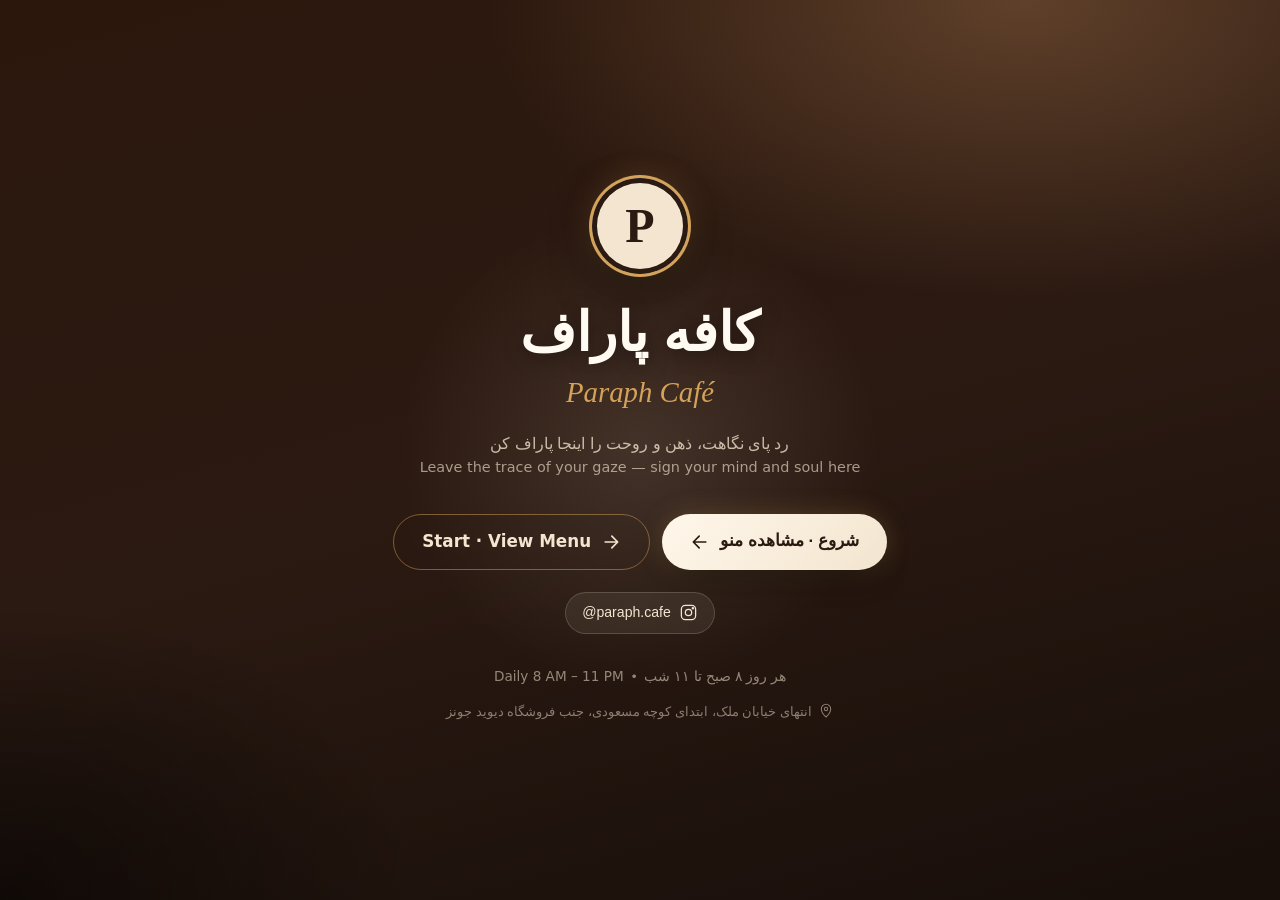
<file: index.html>
<!DOCTYPE html>
<html lang="fa" dir="rtl">
<head>
    <meta charset="UTF-8">
    <meta http-equiv="Content-Security-Policy" content="default-src 'none'; script-src 'self'; style-src 'self' 'unsafe-inline' https://fonts.googleapis.com; font-src https://fonts.gstatic.com; img-src 'self' data:; connect-src 'self'; base-uri 'none'; form-action 'none'">
    <meta name="referrer" content="same-origin">
    <meta name="viewport" content="width=device-width, initial-scale=1, viewport-fit=cover">
    <title>کافه پاراف · Paraph Café</title>
    <meta name="description" content="">
    <meta name="theme-color" content="#2b1a12">
    <link rel="icon" href="assets/img/favicon.svg" type="image/svg+xml">
    <link rel="preconnect" href="https://fonts.googleapis.com">
    <link rel="preconnect" href="https://fonts.gstatic.com" crossorigin>
    <link id="fonts" href="https://fonts.googleapis.com/css2?family=Vazirmatn:wght@300;400;500;700;800&family=Playfair+Display:ital,wght@0,600;0,700;1,500&family=Inter:wght@400;500;600&display=swap" rel="stylesheet" media="print">
    <noscript><link href="https://fonts.googleapis.com/css2?family=Vazirmatn:wght@300;400;500;700;800&family=Playfair+Display:ital,wght@0,600;0,700;1,500&family=Inter:wght@400;500;600&display=swap" rel="stylesheet"></noscript>
    <link rel="stylesheet" href="assets/css/style.css?v=9">
    <style id="themeColors"></style>
    <script src="assets/js/boot.js?v=6"></script>
</head>
<body class="welcome-body" data-page="welcome">
    <noscript><p style="padding:40px 16px;text-align:center">برای مشاهده منو جاوااسکریپت را فعال کنید · Please enable JavaScript to view the menu.</p></noscript>
    <script src="assets/js/site.js?v=11" defer></script>
</body>
</html>
</file>
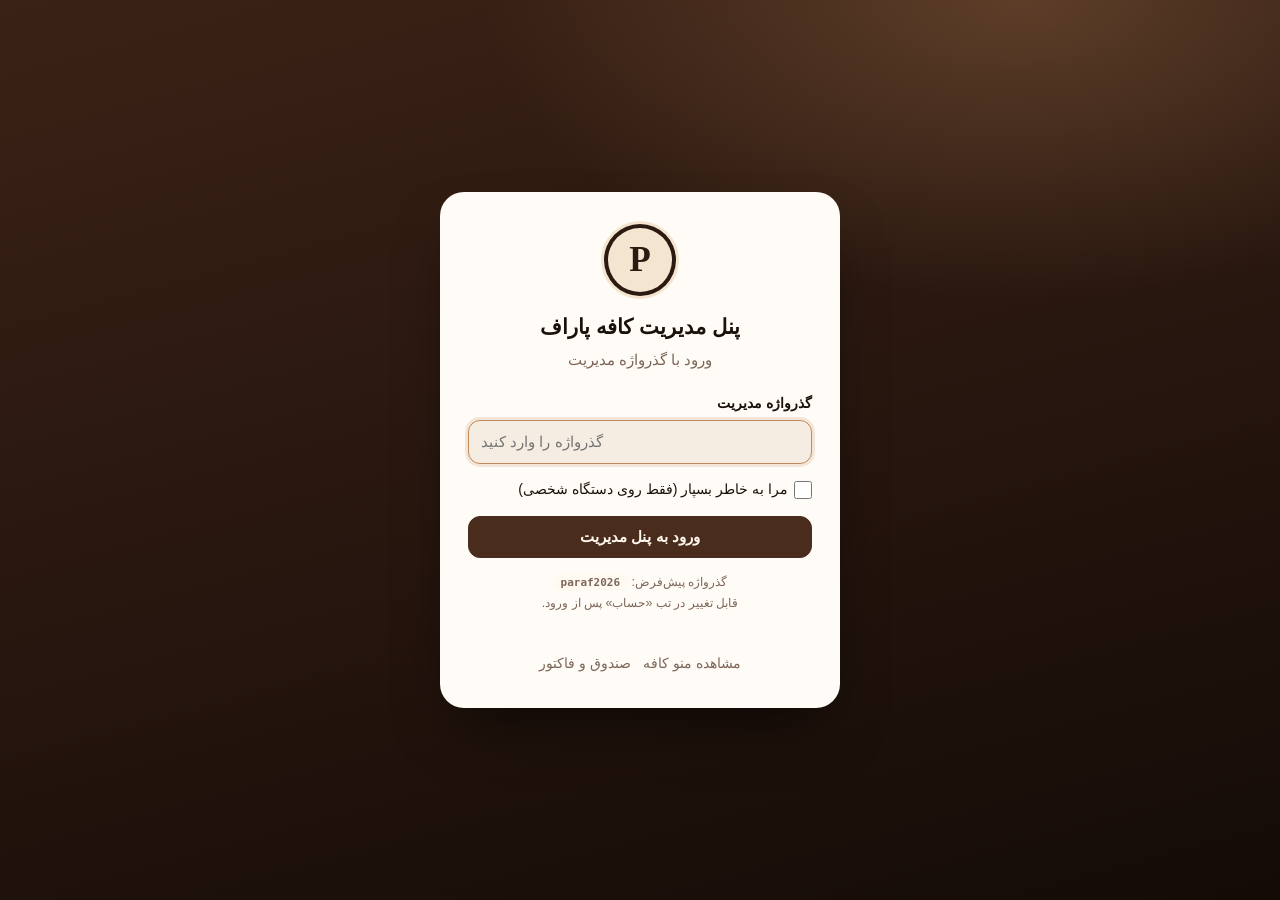
<file: admin/index.html>
<!DOCTYPE html>
<html lang="fa" dir="rtl">
<head>
    <meta charset="UTF-8">
    <meta http-equiv="Content-Security-Policy" content="default-src 'none'; script-src 'self'; style-src 'self' 'unsafe-inline' https://fonts.googleapis.com; font-src https://fonts.gstatic.com; img-src 'self' data:; connect-src 'self' https://api.github.com; base-uri 'none'; form-action 'none'">
    <meta name="viewport" content="width=device-width, initial-scale=1">
    <meta name="robots" content="noindex, nofollow">
    <meta name="referrer" content="no-referrer">
    <title>پنل مدیریت آنلاین — کافه پاراف</title>
    <link rel="icon" href="../assets/img/favicon.svg" type="image/svg+xml">
    <link rel="preconnect" href="https://fonts.googleapis.com">
    <link rel="preconnect" href="https://fonts.gstatic.com" crossorigin>
    <link href="https://fonts.googleapis.com/css2?family=Vazirmatn:wght@400;500;600;700;800&display=swap" rel="stylesheet">
    <link rel="stylesheet" href="../assets/css/admin.css?v=5">
    <style>
        .gh-top { position: sticky; top: 0; z-index: 30; background: var(--choco-deep); color: var(--cream); box-shadow: 0 8px 24px -16px rgba(0, 0, 0, .6); }
        .gh-top__in { max-width: 1150px; margin: 0 auto; padding: 10px 16px; display: flex; align-items: center; gap: 14px; flex-wrap: wrap; }
        .gh-top__in + .gh-top__in { padding-top: 0; }
        .gh-brand { display: flex; align-items: center; gap: 10px; }
        .gh-brand strong { display: block; font-size: .95rem; }
        .gh-brand small { color: var(--caramel); font-size: .75rem; }
        .tabs { display: flex; gap: 4px; padding: 4px; border-radius: 999px; background: rgba(243, 229, 207, .1); margin-inline-start: auto; }
        .tab { border: 0; background: none; color: rgba(243, 229, 207, .75); font: inherit; font-weight: 600; padding: 6px 16px; border-radius: 999px; cursor: pointer; }
        .tab.is-active { background: var(--cream); color: var(--choco-deep); }
        .gh-actions { display: flex; gap: 8px; align-items: center; }
        .gh-actions .btn:not(.btn--primary) { background: transparent; color: var(--cream); border-color: rgba(243, 229, 207, .3); }
        .gh-actions .btn--primary { background: var(--caramel); border-color: var(--caramel); color: #1a0f0a; }
        .gh-actions .btn--primary:disabled { opacity: .55; cursor: default; filter: none; }
        .status { font-size: .88rem; min-height: 0; }
        .status:empty { display: none; }
        .status--ok { color: #9fe0af; font-weight: 700; }
        .status--err { color: #ffb4ab; font-weight: 700; }
        .gh-wrap { max-width: 1150px; margin: 0 auto; padding: 20px 16px 80px; }
        .add-item { margin-top: 10px; }
        .is-invalid, .is-invalid input { border-color: var(--err) !important; background: rgba(190, 50, 40, .08); }
        .loading { text-align: center; padding: 80px 16px; color: var(--muted); }
        .help { margin-top: 18px; text-align: start; font-size: .88rem; }
        .help summary { cursor: pointer; color: var(--caramel); font-weight: 600; }
        .help ol { padding-inline-start: 20px; line-height: 1.9; }
        .help a { color: var(--caramel); word-break: break-all; }
        .auth__box p a { color: var(--caramel); font-weight: 600; text-decoration: underline; text-underline-offset: 3px; }
        .account hr { border: 0; border-top: 1px dashed var(--line); margin: 4px 0; }
        @media (max-width: 760px) { .tabs { margin-inline-start: 0; order: 3; width: 100%; justify-content: center; } }
    </style>
</head>
<body>
    <div id="app"><p class="loading">در حال بارگذاری…</p></div>
    <noscript><p style="padding:40px 16px;text-align:center">برای استفاده از پنل مدیریت، جاوااسکریپت را فعال کنید.</p></noscript>
    <script src="../assets/js/admin.js?v=9" defer></script>
</body>
</html>
</file>
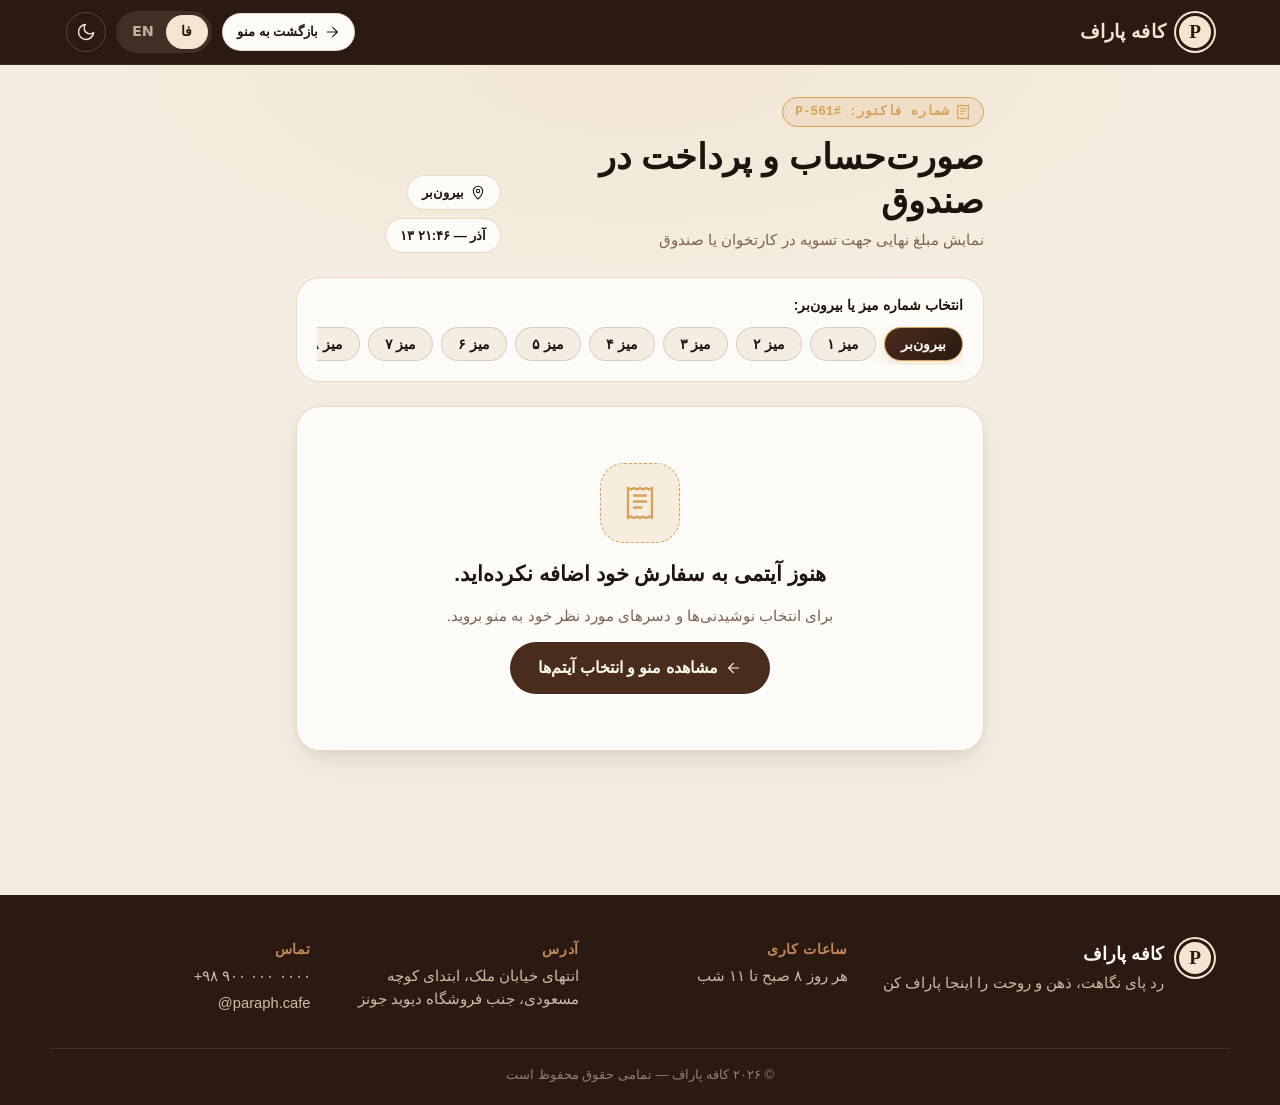
<file: counter.html>
<!DOCTYPE html>
<html lang="fa" dir="rtl">
<head>
    <meta charset="UTF-8">
    <meta http-equiv="Content-Security-Policy" content="default-src 'none'; script-src 'self'; style-src 'self' 'unsafe-inline' https://fonts.googleapis.com; font-src https://fonts.gstatic.com; img-src 'self' data:; connect-src 'self'; base-uri 'none'; form-action 'none'">
    <meta name="referrer" content="same-origin">
    <meta name="viewport" content="width=device-width, initial-scale=1, viewport-fit=cover">
    <title>کافه پاراف — صورت‌حساب صندوق</title>
    <meta name="description" content="صورت‌حساب و مبلغ قابل پرداخت در صندوق کافه پاراف">
    <meta name="theme-color" content="#1d1009">
    <link rel="icon" href="assets/img/favicon.svg" type="image/svg+xml">
    <link rel="preconnect" href="https://fonts.googleapis.com">
    <link rel="preconnect" href="https://fonts.gstatic.com" crossorigin>
    <link id="fonts" href="https://fonts.googleapis.com/css2?family=Vazirmatn:wght@300;400;500;700;800&family=Playfair+Display:ital,wght@0,600;0,700;1,500&family=Inter:wght@400;500;600&display=swap" rel="stylesheet" media="print">
    <noscript><link href="https://fonts.googleapis.com/css2?family=Vazirmatn:wght@300;400;500;700;800&family=Playfair+Display:ital,wght@0,600;0,700;1,500&family=Inter:wght@400;500;600&display=swap" rel="stylesheet"></noscript>
    <link rel="stylesheet" href="assets/css/style.css?v=9">
    <style id="themeColors"></style>
    <script src="assets/js/boot.js?v=6"></script>
</head>
<body data-page="counter">
    <noscript><p style="padding:40px 16px;text-align:center">برای مشاهده صورت‌حساب جاوااسکریپت را فعال کنید · Please enable JavaScript to view the counter bill.</p></noscript>
    <script src="assets/js/site.js?v=11" defer></script>
</body>
</html>
</file>
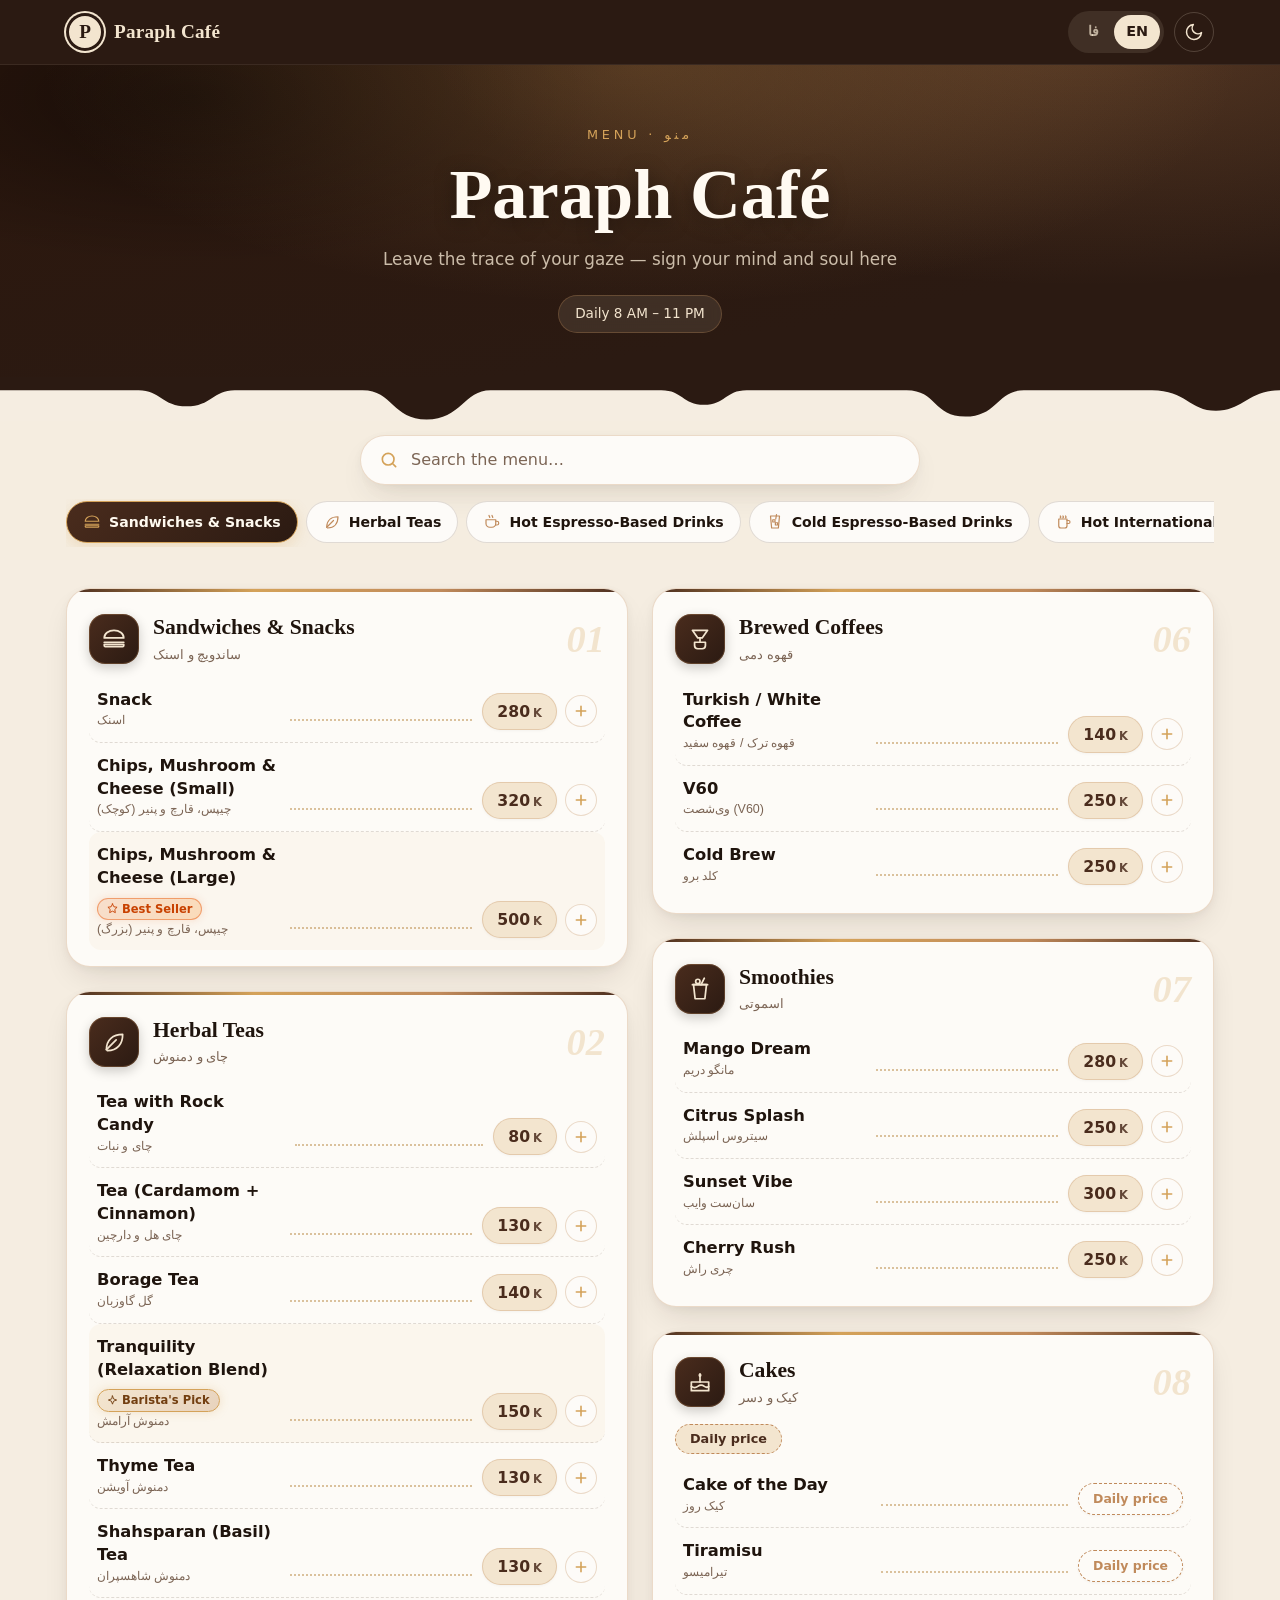
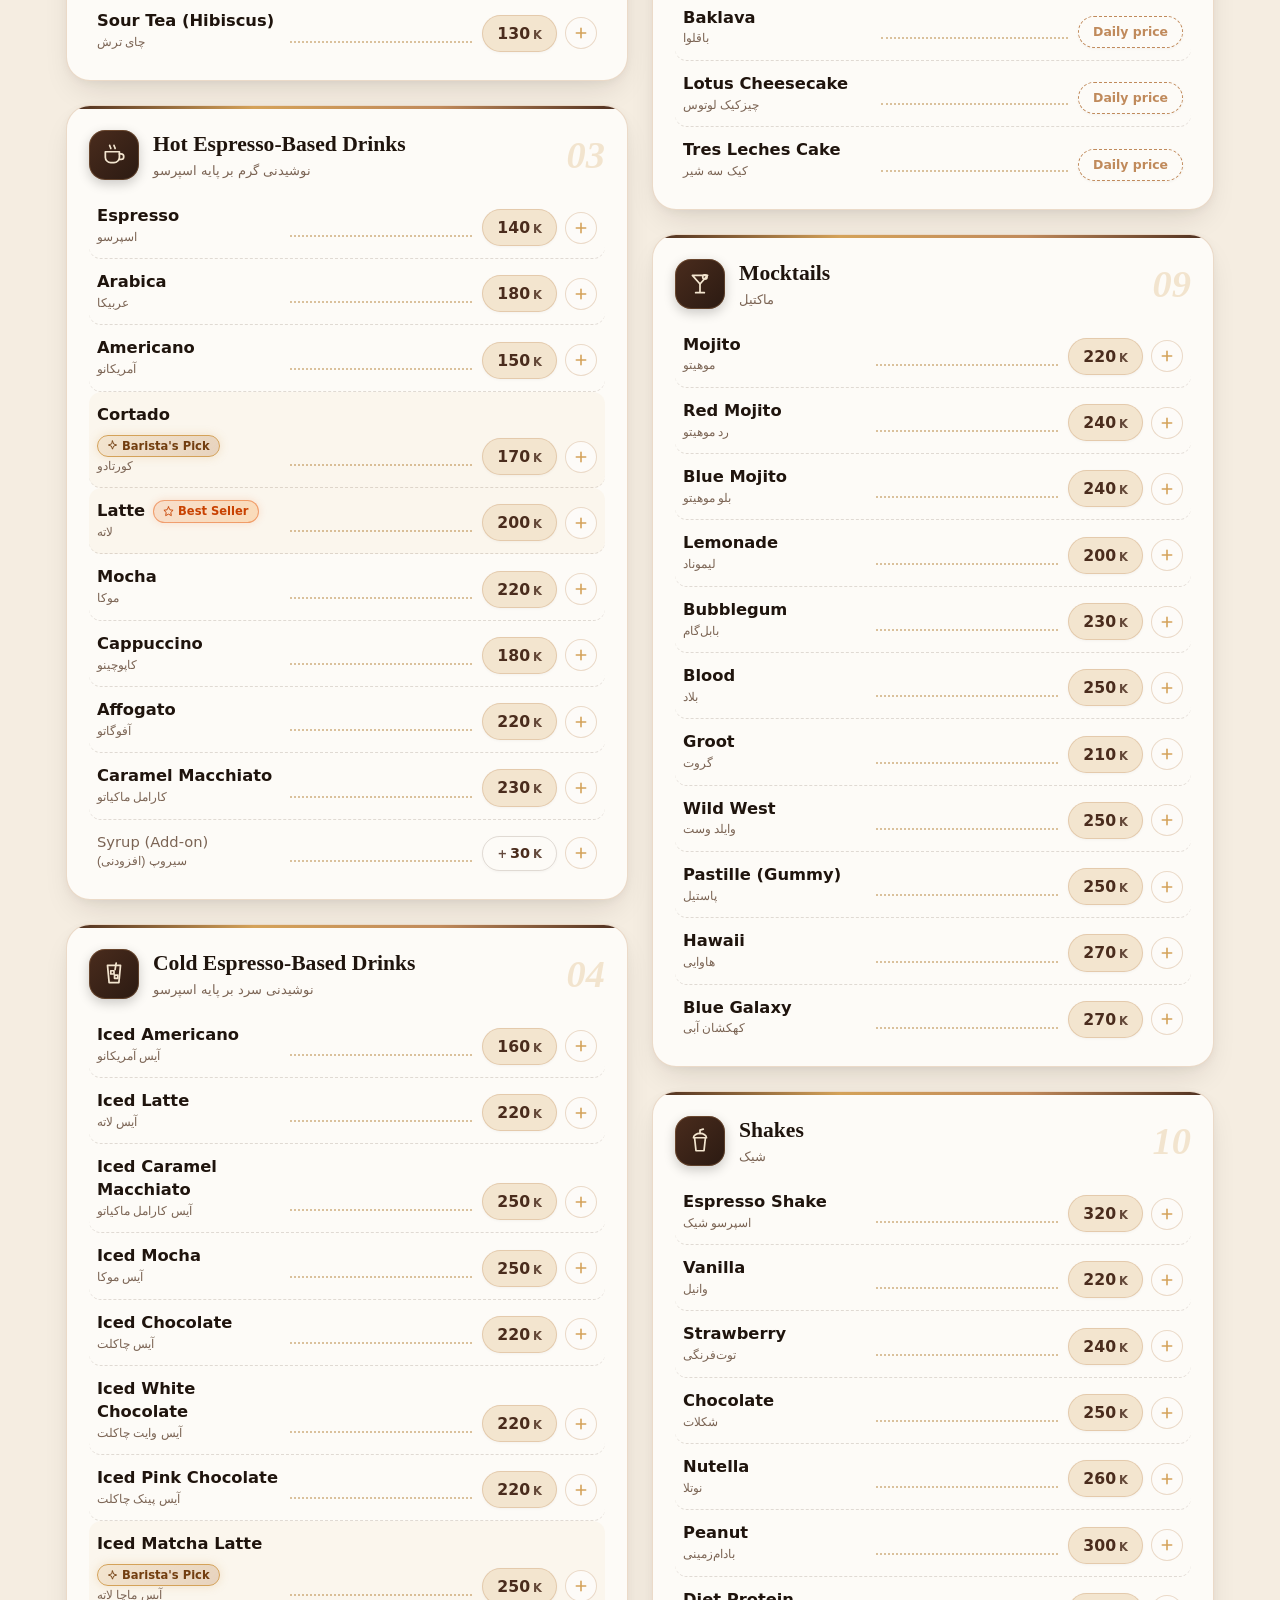
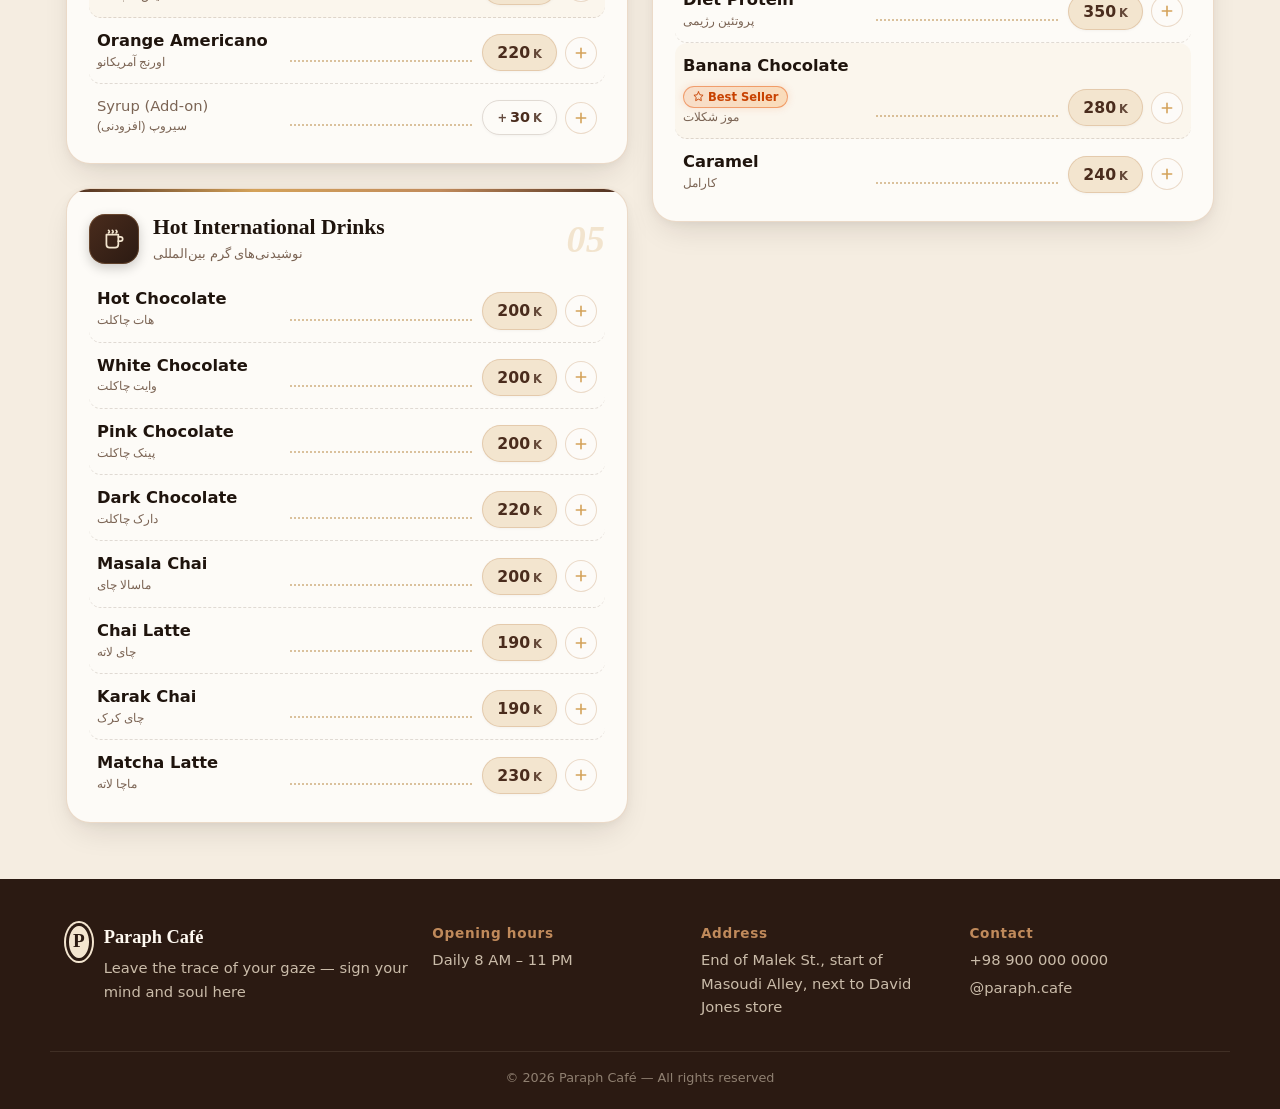
<file: menu-en.html>
<!DOCTYPE html>
<html lang="en" dir="ltr">
<head>
    <meta charset="UTF-8">
    <meta http-equiv="Content-Security-Policy" content="default-src 'none'; script-src 'self'; style-src 'self' 'unsafe-inline' https://fonts.googleapis.com; font-src https://fonts.gstatic.com; img-src 'self' data:; connect-src 'self'; base-uri 'none'; form-action 'none'">
    <meta name="referrer" content="same-origin">
    <meta name="viewport" content="width=device-width, initial-scale=1, viewport-fit=cover">
    <title>Paraph Café — Menu</title>
    <meta name="description" content="">
    <meta name="theme-color" content="#2b1a12">
    <link rel="icon" href="assets/img/favicon.svg" type="image/svg+xml">
    <link rel="preconnect" href="https://fonts.googleapis.com">
    <link rel="preconnect" href="https://fonts.gstatic.com" crossorigin>
    <link id="fonts" href="https://fonts.googleapis.com/css2?family=Vazirmatn:wght@300;400;500;700;800&family=Playfair+Display:ital,wght@0,600;0,700;1,500&family=Inter:wght@400;500;600&display=swap" rel="stylesheet" media="print">
    <noscript><link href="https://fonts.googleapis.com/css2?family=Vazirmatn:wght@300;400;500;700;800&family=Playfair+Display:ital,wght@0,600;0,700;1,500&family=Inter:wght@400;500;600&display=swap" rel="stylesheet"></noscript>
    <link rel="stylesheet" href="assets/css/style.css?v=9">
    <link rel="preload" href="assets/js/main.js?v=5" as="script">
    <style id="themeColors"></style>
    <script src="assets/js/boot.js?v=6"></script>
</head>
<body data-page="menu">
    <noscript><p style="padding:40px 16px;text-align:center">برای مشاهده منو جاوااسکریپت را فعال کنید · Please enable JavaScript to view the menu.</p></noscript>
    <script src="assets/js/site.js?v=11" defer></script>
</body>
</html>
</file>
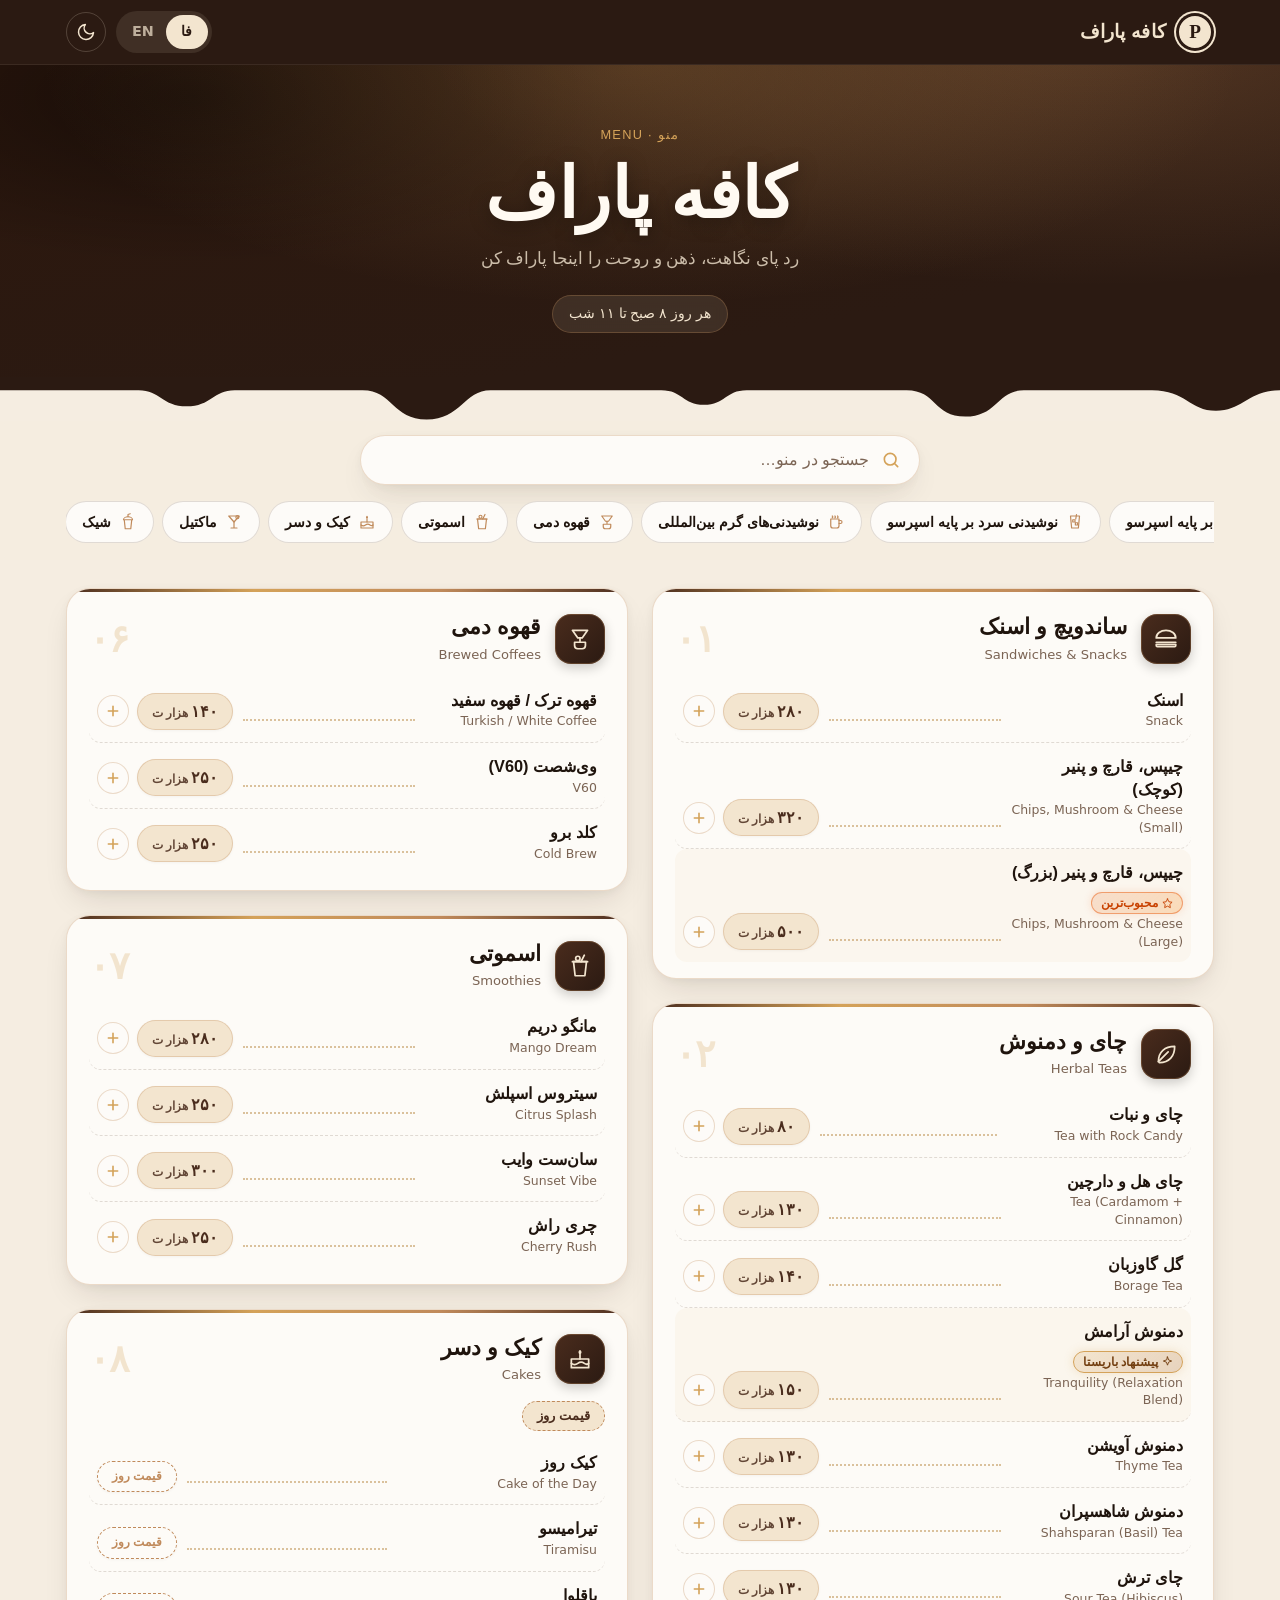
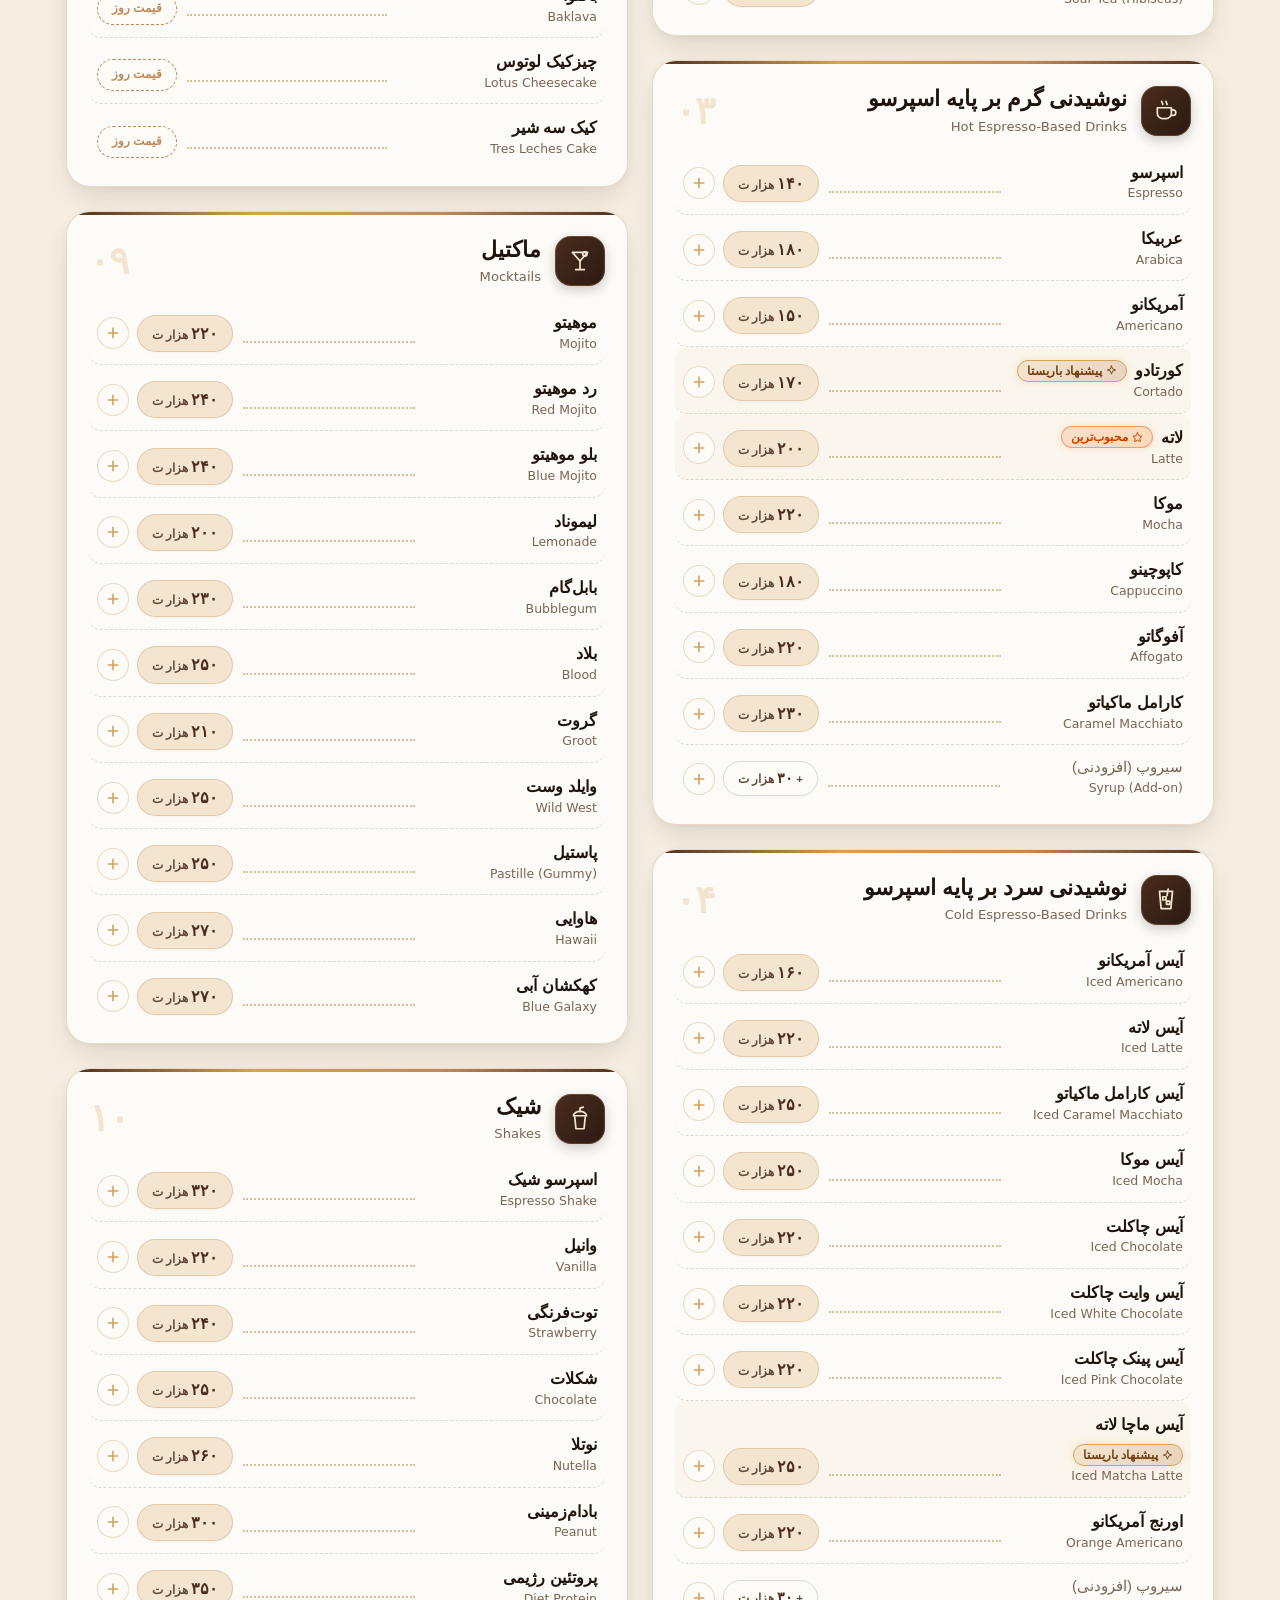
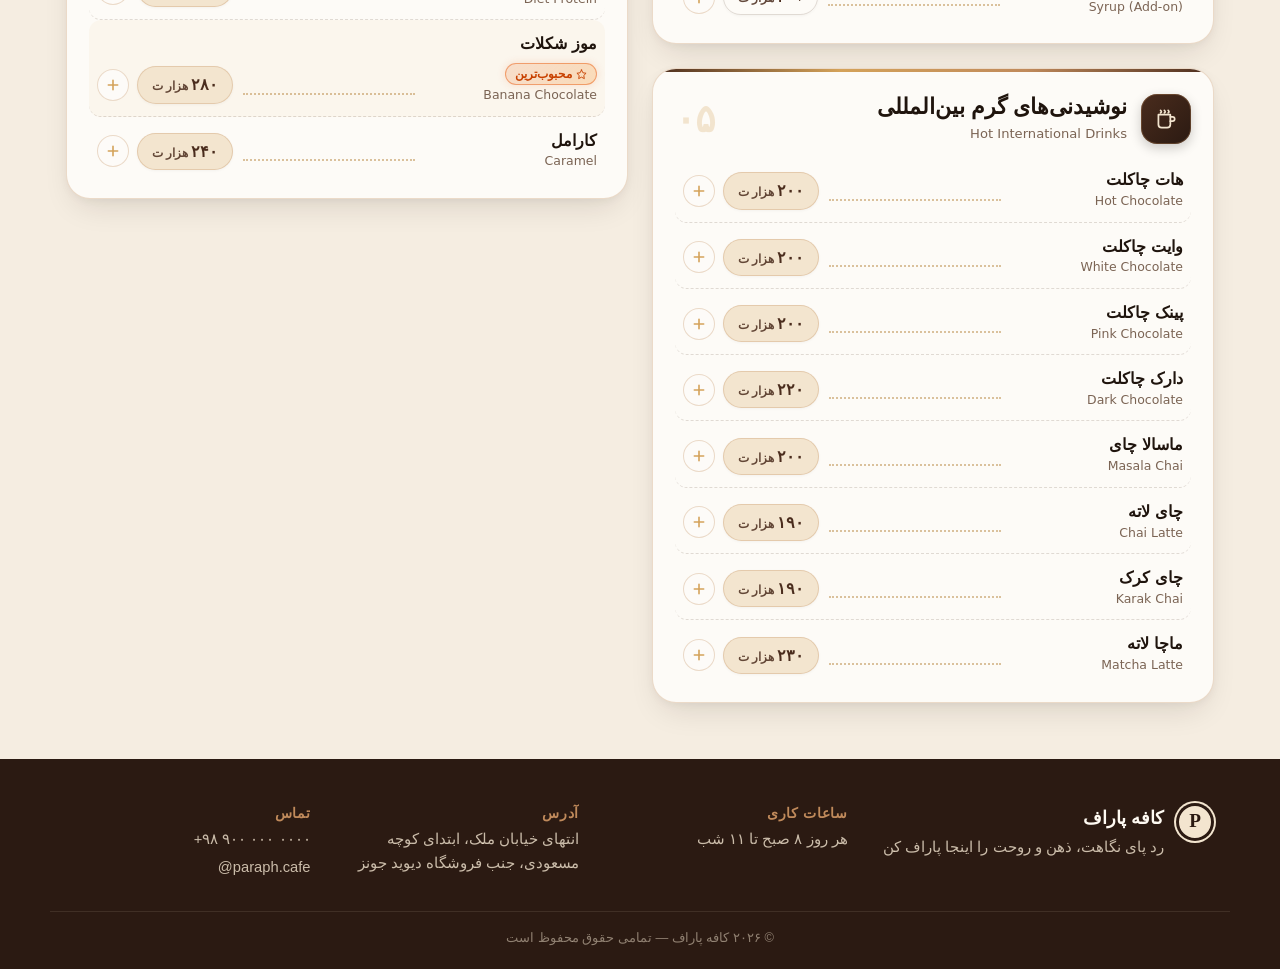
<file: menu-fa.html>
<!DOCTYPE html>
<html lang="fa" dir="rtl">
<head>
    <meta charset="UTF-8">
    <meta http-equiv="Content-Security-Policy" content="default-src 'none'; script-src 'self'; style-src 'self' 'unsafe-inline' https://fonts.googleapis.com; font-src https://fonts.gstatic.com; img-src 'self' data:; connect-src 'self'; base-uri 'none'; form-action 'none'">
    <meta name="referrer" content="same-origin">
    <meta name="viewport" content="width=device-width, initial-scale=1, viewport-fit=cover">
    <title>کافه پاراف — منو</title>
    <meta name="description" content="">
    <meta name="theme-color" content="#2b1a12">
    <link rel="icon" href="assets/img/favicon.svg" type="image/svg+xml">
    <link rel="preconnect" href="https://fonts.googleapis.com">
    <link rel="preconnect" href="https://fonts.gstatic.com" crossorigin>
    <link id="fonts" href="https://fonts.googleapis.com/css2?family=Vazirmatn:wght@300;400;500;700;800&family=Playfair+Display:ital,wght@0,600;0,700;1,500&family=Inter:wght@400;500;600&display=swap" rel="stylesheet" media="print">
    <noscript><link href="https://fonts.googleapis.com/css2?family=Vazirmatn:wght@300;400;500;700;800&family=Playfair+Display:ital,wght@0,600;0,700;1,500&family=Inter:wght@400;500;600&display=swap" rel="stylesheet"></noscript>
    <link rel="stylesheet" href="assets/css/style.css?v=9">
    <link rel="preload" href="assets/js/main.js?v=5" as="script">
    <style id="themeColors"></style>
    <script src="assets/js/boot.js?v=6"></script>
</head>
<body data-page="menu">
    <noscript><p style="padding:40px 16px;text-align:center">برای مشاهده منو جاوااسکریپت را فعال کنید · Please enable JavaScript to view the menu.</p></noscript>
    <script src="assets/js/site.js?v=11" defer></script>
</body>
</html>
</file>
<file: assets/css/style.css>
/* ==========================================================
   Paraph Café — Menu
   Palette: Chocolate · Cream · White · Black
   ========================================================== */

:root {
    /* Light: Artisan warm cream, espresso, subtle gold accents */
    --bg:          #f8f4ed;
    --bg-2:        #f1e8da;
    --surface:     #ffffff;
    --surface-card:#fdfbf7;
    --text:        #1f140d;
    --muted:       #7b6454;
    --line:        rgba(74, 44, 29, .13);
    --line-gold:   rgba(192, 138, 91, .3);
    --choco:       #422417;
    --choco-deep:  #24140c;
    --choco-soft:  #613b26;
    --cream:       #f5edd8;
    --brand-dark:  #1d1009;   /* header / hero / start screen */
    --hero-1:      #2c170d;
    --caramel:     #bf8858;
    --gold:        #d4a259;
    --gold-glow:   rgba(212, 162, 89, .25);
    --price-bg:    rgba(191, 136, 88, .12);
    --price-text:  #3a1d0f;
    --shadow:      0 2px 8px rgba(36, 20, 12, .04), 0 14px 32px -10px rgba(36, 20, 12, .14);
    --shadow-hover:0 4px 12px rgba(36, 20, 12, .06), 0 18px 40px -10px rgba(36, 20, 12, .2);
    --toolbar-bg:  rgba(248, 244, 237, .86);
    --chip-bg:     #ffffff;

    --radius: 24px;
    --font-body: "Inter", system-ui, -apple-system, "Segoe UI", sans-serif;
    --font-head: "Playfair Display", Georgia, serif;
    color-scheme: light;
}

/* Dark: deep espresso & velvet black, warm gold & cream text */
@media (prefers-color-scheme: dark) {
    :root:not([data-theme="light"]) {
        --bg:          #0e0906;
        --bg-2:        #150e09;
        --surface:     #19110a;
        --surface-card:#1e140d;
        --text:        #f5ebd8;
        --muted:       #b39c89;
        --line:        rgba(245, 237, 216, .09);
        --line-gold:   rgba(223, 168, 101, .22);
        --choco:       #4e2a18;
        --choco-deep:  #140b06;
        --choco-soft:  #75462b;
        --caramel:     #dfa865;
        --gold:        #eab76e;
        --gold-glow:   rgba(234, 183, 110, .2);
        --price-bg:    rgba(223, 168, 101, .14);
        --price-text:  #fcecd5;
        --shadow:      0 2px 10px rgba(0, 0, 0, .4), 0 16px 40px -14px rgba(0, 0, 0, .75);
        --shadow-hover:0 4px 14px rgba(0, 0, 0, .5), 0 20px 45px -12px rgba(0, 0, 0, .9);
        --toolbar-bg:  rgba(14, 9, 6, .86);
        --chip-bg:     #19110a;
        color-scheme: dark;
    }
}
:root[data-theme="dark"] {
    --bg:          #0e0906;
    --bg-2:        #150e09;
    --surface:     #19110a;
    --surface-card:#1e140d;
    --text:        #f5ebd8;
    --muted:       #b39c89;
    --line:        rgba(245, 237, 216, .09);
    --line-gold:   rgba(223, 168, 101, .22);
    --choco:       #4e2a18;
    --choco-deep:  #140b06;
    --choco-soft:  #75462b;
    --caramel:     #dfa865;
    --gold:        #eab76e;
    --gold-glow:   rgba(234, 183, 110, .2);
    --price-bg:    rgba(223, 168, 101, .14);
    --price-text:  #fcecd5;
    --shadow:      0 2px 10px rgba(0, 0, 0, .4), 0 16px 40px -14px rgba(0, 0, 0, .75);
    --shadow-hover:0 4px 14px rgba(0, 0, 0, .5), 0 20px 45px -12px rgba(0, 0, 0, .9);
    --toolbar-bg:  rgba(14, 9, 6, .86);
    --chip-bg:     #19110a;
    color-scheme: dark;
}

/* Persian typography */
html[lang="fa"] {
    --font-body: "Vazirmatn", Tahoma, sans-serif;
    --font-head: "Vazirmatn", Tahoma, sans-serif;
}
[lang="fa"] { font-family: "Vazirmatn", Tahoma, sans-serif; }
[lang="en"] { font-family: "Inter", system-ui, sans-serif; }

/* ---------- Base ---------- */
*, *::before, *::after { box-sizing: border-box; }
html { scroll-behavior: smooth; -webkit-text-size-adjust: 100%; }
body {
    margin: 0;
    font-family: var(--font-body);
    font-size: 16px;
    line-height: 1.6;
    color: var(--text);
    background: var(--bg);
    -webkit-font-smoothing: antialiased;
    transition: background .3s, color .3s;
}
a { color: inherit; text-decoration: none; }
h1, h2, h4 { margin: 0; }
.container { width: 100%; max-width: 1180px; margin: 0 auto; padding: 0 16px; }
.icon { width: 1.25em; height: 1.25em; flex: none; }

/* ---------- Top bar ---------- */
.topbar {
    position: sticky; top: 0; z-index: 30;
    background: var(--choco-deep);
    color: var(--cream);
    border-bottom: 1px solid color-mix(in srgb, var(--cream) 8%, transparent);
}
.topbar__inner { height: 64px; display: flex; align-items: center; justify-content: space-between; gap: 12px; }
.brand { display: flex; align-items: center; gap: 10px; font-weight: 700; }
.brand__name { font-family: var(--font-head); font-size: 1.2rem; letter-spacing: .2px; }
.brand__mark {
    width: 38px; height: 38px; border-radius: 50%;
    display: grid; place-items: center;
    background: var(--cream); color: var(--choco-deep);
    font-family: "Playfair Display", serif; font-weight: 700; font-size: 1.2rem;
    box-shadow: inset 0 0 0 3px var(--choco-deep), 0 0 0 2px var(--cream);
}
.topbar__actions { display: flex; align-items: center; gap: 10px; }

.lang-switch {
    display: flex; padding: 4px; border-radius: 999px;
    background: color-mix(in srgb, var(--cream) 10%, transparent);
}
.lang-switch a {
    min-width: 42px; padding: 5px 12px; border-radius: 999px;
    text-align: center; font-size: .9rem; font-weight: 600;
    color: color-mix(in srgb, var(--cream) 70%, transparent);
    transition: background .2s, color .2s;
}
.lang-switch a:hover { color: var(--cream); }
.lang-switch a.is-active { background: var(--cream); color: var(--choco-deep); }

.icon-btn {
    width: 40px; height: 40px; border-radius: 50%;
    display: grid; place-items: center; cursor: pointer;
    border: 1px solid color-mix(in srgb, var(--cream) 20%, transparent);
    background: transparent; color: var(--cream);
    transition: background .2s;
}
.icon-btn:hover { background: color-mix(in srgb, var(--cream) 10%, transparent); }
.icon-btn svg { width: 20px; height: 20px; }
.icon-btn .i-sun { display: none; }
:root[data-theme="dark"] .icon-btn .i-sun { display: block; }
:root[data-theme="dark"] .icon-btn .i-moon { display: none; }
@media (prefers-color-scheme: dark) {
    :root:not([data-theme="light"]) .icon-btn .i-sun { display: block; }
    :root:not([data-theme="light"]) .icon-btn .i-moon { display: none; }
}

/* ---------- Hero ---------- */
.hero {
    position: relative;
    background:
        radial-gradient(800px 320px at 50% 0%, rgba(212, 162, 89, .2), transparent 75%),
        radial-gradient(1100px 420px at 85% -10%, rgba(191, 136, 88, .28), transparent 60%),
        radial-gradient(700px 280px at 15% 10%, rgba(0, 0, 0, .45), transparent 60%),
        linear-gradient(170deg, var(--hero-1) 0%, var(--brand-dark) 75%);
    color: var(--cream);
    padding: 60px 0 44px;
    text-align: center;
}
.hero__eyebrow {
    margin: 0 0 10px; font-size: .8rem; letter-spacing: .3em; text-transform: uppercase;
    color: var(--gold);
}
html[lang="fa"] .hero__eyebrow { letter-spacing: .1em; }
.hero__title {
    font-family: var(--font-head);
    font-size: clamp(2.5rem, 7.5vw, 4.4rem);
    font-weight: 800; line-height: 1.12;
    color: #fffaf2;
    text-shadow: 0 4px 20px rgba(0, 0, 0, .35);
}
.hero__tagline { margin: 12px auto 22px; max-width: 520px; color: color-mix(in srgb, var(--cream) 80%, transparent); font-size: 1.05rem; }
.hero__meta { display: flex; flex-wrap: wrap; justify-content: center; gap: 8px; }
.pill {
    padding: 7px 16px; border-radius: 999px; font-size: .85rem;
    background: color-mix(in srgb, var(--cream) 10%, transparent);
    border: 1px solid var(--line-gold);
    backdrop-filter: blur(6px);
}
.pill--accent { background: var(--cream); color: var(--choco-deep); border-color: transparent; font-weight: 600; }

.hero__drip {
    position: absolute; left: 0; right: 0; top: 100%;
    width: 100%; height: 44px; display: block;
    fill: var(--brand-dark);
    pointer-events: none;
}

/* ---------- Toolbar (search + chips) ---------- */
.toolbar {
    position: sticky; top: 64px; z-index: 20;
    margin-top: 44px;
    padding: 14px 0 12px;
    background: var(--toolbar-bg);
    backdrop-filter: saturate(150%) blur(16px);
    -webkit-backdrop-filter: saturate(150%) blur(16px);
    border-bottom: 1px solid transparent;
    transition: border-color .2s, box-shadow .2s;
}
.toolbar.is-stuck { border-bottom-color: var(--line-gold); box-shadow: 0 8px 24px -16px rgba(0, 0, 0, .5); }

.search {
    display: flex; align-items: center; gap: 10px;
    max-width: 560px; margin: 0 auto 14px;
    padding: 0 18px; height: 50px; border-radius: 999px;
    background: var(--surface);
    border: 1px solid var(--line-gold);
    box-shadow: var(--shadow);
    color: var(--muted);
    transition: border-color .2s, box-shadow .2s;
}
.search:focus-within {
    border-color: var(--gold);
    box-shadow: 0 0 0 3px var(--gold-glow), var(--shadow);
}
.search svg { width: 20px; height: 20px; flex: none; color: var(--gold); }
.search input {
    flex: 1; min-width: 0; height: 100%;
    border: 0; outline: 0; background: transparent;
    font: inherit; color: var(--text);
}
.search input::placeholder { color: var(--muted); }

.chips {
    display: flex; gap: 8px; overflow-x: auto;
    scrollbar-width: none; padding: 2px 0 4px;
    scroll-snap-type: x proximity;
}
.chips::-webkit-scrollbar { display: none; }
.chip {
    flex: none; scroll-snap-align: start;
    display: inline-flex; align-items: center; gap: 8px;
    padding: 9px 16px; border-radius: 999px;
    background: var(--chip-bg); color: var(--text);
    border: 1px solid var(--line);
    font-size: .88rem; font-weight: 600; white-space: nowrap;
    transition: background .2s, color .2s, border-color .2s, transform .15s, box-shadow .2s;
}
.chip .icon { width: 18px; height: 18px; color: var(--caramel); }
.chip:hover { border-color: var(--gold); transform: translateY(-1px); }
.chip:active { transform: scale(.97); }
.chip.is-active {
    background: linear-gradient(135deg, var(--choco), var(--choco-deep));
    color: #fffaf0; border-color: var(--gold);
    box-shadow: 0 4px 14px var(--gold-glow);
}
.chip.is-active .icon { color: var(--gold); }

/* ---------- Menu grid ---------- */
.menu {
    padding: 28px 0 56px;
    columns: 1;
    column-gap: 24px;
}
@media (min-width: 880px) { .menu { columns: 2; } }

.category {
    break-inside: avoid;
    margin-bottom: 24px;
    padding: 24px 22px 16px;
    background: var(--surface-card);
    border: 1px solid var(--line-gold);
    border-radius: var(--radius);
    box-shadow: var(--shadow);
    scroll-margin-top: 190px;
    position: relative;
    overflow: hidden;
    transition: transform .2s ease, box-shadow .2s ease;
}
.category:hover {
    box-shadow: var(--shadow-hover);
}
.category::before {
    /* luxury gold-caramel stripe on top */
    content: ""; position: absolute; inset: 0 0 auto 0; height: 3px;
    background: linear-gradient(90deg, var(--choco), var(--gold), var(--caramel), var(--choco));
}
.category[hidden] { display: none; }

.category__head { display: flex; align-items: center; gap: 14px; margin-bottom: 12px; }
.category__icon {
    width: 50px; height: 50px; border-radius: 16px; flex: none;
    display: grid; place-items: center;
    background: linear-gradient(135deg, var(--choco), var(--choco-deep));
    color: var(--cream);
    box-shadow: inset 0 0 0 1px var(--line-gold), 0 4px 12px rgba(0, 0, 0, .2);
}
.category__icon .icon { width: 26px; height: 26px; }
.category__titles { flex: 1; min-width: 0; }
.category__titles h2 {
    font-family: var(--font-head);
    font-size: 1.35rem; font-weight: 700; line-height: 1.3;
    color: var(--text);
}
.category__sub { display: block; font-size: .82rem; color: var(--muted); margin-top: 2px; }
.category__num {
    font-family: "Playfair Display", serif; font-style: italic;
    font-size: 2.4rem; line-height: 1; color: var(--gold);
    opacity: .25; font-weight: 800; user-select: none;
}
html[lang="fa"] .category__num { font-family: "Vazirmatn", sans-serif; font-style: normal; font-weight: 800; }
.category__note {
    display: inline-block; margin: 4px 0 8px; padding: 4px 14px;
    border-radius: 999px; font-size: .8rem; font-weight: 600;
    background: var(--price-bg); color: var(--price-text);
    border: 1px dashed var(--caramel);
}

/* ---------- Items ---------- */
.items { list-style: none; margin: 0; padding: 0; }
.item {
    display: flex; align-items: flex-end; gap: 10px;
    padding: 12px 8px;
    border-bottom: 1px dashed var(--line);
    transition: background .2s, transform .15s;
    border-radius: 12px;
}
.item:last-child { border-bottom: 0; }
.item:hover { background: var(--bg-2); transform: translateX(-2px); }
html[lang="en"] .item:hover { transform: translateX(2px); }
.item[hidden] { display: none; }
.item--featured {
    background: color-mix(in srgb, var(--gold) 6%, transparent);
}
.item--featured:hover {
    background: color-mix(in srgb, var(--gold) 12%, transparent);
}

.item__names { min-width: 0; display: flex; flex-direction: column; flex: 1; }
.item__title-row {
    display: flex; align-items: center; gap: 8px; flex-wrap: wrap;
}
.item__name { font-weight: 700; font-size: 1.02rem; line-height: 1.4; color: var(--text); }
.item__sub { font-size: .78rem; color: var(--muted); line-height: 1.4; margin-top: 1px; }

/* ---------- Badges ---------- */
.badge {
    display: inline-flex; align-items: center; gap: 4px;
    padding: 2px 9px; border-radius: 999px;
    font-size: .72rem; font-weight: 700; line-height: 1.4;
    white-space: nowrap; vertical-align: middle;
}
.badge__icon { width: 11px; height: 11px; flex-shrink: 0; }
.badge--barista {
    background: linear-gradient(135deg, rgba(212, 162, 89, .2), rgba(191, 136, 88, .32));
    border: 1px solid var(--gold); color: #723e10;
    box-shadow: 0 0 10px var(--gold-glow);
}
:root[data-theme="dark"] .badge--barista {
    color: var(--gold);
}
@media (prefers-color-scheme: dark) {
    :root:not([data-theme="light"]) .badge--barista { color: var(--gold); }
}

.badge--popular {
    background: linear-gradient(135deg, rgba(230, 81, 0, .14), rgba(245, 124, 0, .22));
    border: 1px solid rgba(230, 81, 0, .45); color: #c84100;
    box-shadow: 0 0 8px rgba(230, 81, 0, .15);
}
:root[data-theme="dark"] .badge--popular {
    color: #ffab91; border-color: rgba(255, 171, 145, .4);
}
@media (prefers-color-scheme: dark) {
    :root:not([data-theme="light"]) .badge--popular { color: #ffab91; border-color: rgba(255, 171, 145, .4); }
}

.badge--new {
    background: rgba(46, 125, 50, .14);
    border: 1px solid rgba(46, 125, 50, .45); color: #2e7d32;
}
:root[data-theme="dark"] .badge--new { color: #a5d6a7; border-color: rgba(165, 214, 167, .4); }
@media (prefers-color-scheme: dark) {
    :root:not([data-theme="light"]) .badge--new { color: #a5d6a7; border-color: rgba(165, 214, 167, .4); }
}

.badge--special {
    background: linear-gradient(135deg, rgba(142, 68, 173, .16), rgba(212, 162, 89, .22));
    border: 1px solid rgba(142, 68, 173, .45); color: #7d3c98;
}
:root[data-theme="dark"] .badge--special { color: #d7bde2; }
@media (prefers-color-scheme: dark) {
    :root:not([data-theme="light"]) .badge--special { color: #d7bde2; }
}

.item__dots {
    flex: 1; min-width: 14px; margin-bottom: 9px;
    border-bottom: 2px dotted color-mix(in srgb, var(--gold) 45%, var(--line));
}
.price {
    flex: none; display: inline-flex; align-items: baseline; gap: 3px;
    padding: 5px 14px; border-radius: 999px;
    background: var(--price-bg); color: var(--price-text);
    border: 1px solid var(--line-gold);
    font-weight: 700; font-size: .98rem; font-variant-numeric: tabular-nums;
    box-shadow: 0 1px 3px rgba(0, 0, 0, .04);
    transition: transform .15s, background .15s;
}
.item:hover .price { transform: scale(1.03); background: color-mix(in srgb, var(--gold) 22%, transparent); }
.price small { font-size: .72rem; font-weight: 600; opacity: .85; }
.price--daily { font-size: .78rem; font-weight: 600; background: transparent; border: 1px dashed var(--caramel); color: var(--caramel); }

.item--addon .item__name { font-weight: 500; color: var(--muted); font-size: .92rem; }
.item--addon .price { background: transparent; border: 1px solid var(--line); font-size: .9rem; }

mark { background: var(--gold); color: #1a110c; border-radius: 4px; padding: 0 3px; font-weight: 700; }

.empty {
    text-align: center; color: var(--muted); padding: 40px 0 80px; font-size: 1.05rem;
}

/* ---------- Footer ---------- */
.footer {
    background: var(--choco-deep); color: color-mix(in srgb, var(--cream) 80%, transparent);
    padding: 44px 0 20px; font-size: .92rem;
}
:root[data-theme="dark"] .footer { background: #080504; }
@media (prefers-color-scheme: dark) { :root:not([data-theme="light"]) .footer { background: #080504; } }
.footer__grid { display: grid; gap: 24px; grid-template-columns: 1fr; }
@media (min-width: 720px) { .footer__grid { grid-template-columns: 1.4fr 1fr 1fr 1fr; } }
.footer__brand { display: flex; gap: 12px; align-items: flex-start; }
.footer__brand strong { color: #fffaf2; font-family: var(--font-head); font-size: 1.15rem; }
.footer__brand p, .footer p { margin: 4px 0 0; }
.footer h4 { color: var(--caramel); font-size: .85rem; font-weight: 600; margin-bottom: 4px; letter-spacing: .05em; }
.footer a:hover { color: #fffaf2; }
.footer__bottom {
    margin-top: 32px; padding-top: 16px; text-align: center; font-size: .8rem;
    border-top: 1px solid color-mix(in srgb, var(--cream) 10%, transparent); color: color-mix(in srgb, var(--cream) 50%, transparent);
}

/* ---------- Back to top ---------- */
.to-top {
    position: fixed; bottom: 20px; inset-inline-end: 20px; z-index: 40;
    width: 48px; height: 48px; border-radius: 50%; border: 0; cursor: pointer;
    display: grid; place-items: center;
    background: var(--choco); color: var(--cream);
    box-shadow: 0 10px 24px -8px rgba(0, 0, 0, .5);
    opacity: 0; transform: translateY(12px); pointer-events: none;
    transition: opacity .25s, transform .25s;
}
.to-top.is-visible { opacity: 1; transform: none; pointer-events: auto; }
.to-top svg { width: 22px; height: 22px; }

/* ---------- Entrance animation ---------- */
.js .category { opacity: 0; transform: translateY(14px); transition: opacity .5s ease, transform .5s ease; }
.js .category.is-in, .js .category.no-anim { opacity: 1; transform: none; }

@media (prefers-reduced-motion: reduce) {
    html { scroll-behavior: auto; }
    .js .category { opacity: 1; transform: none; transition: none; }
}

/* ---------- Small screens ---------- */
@media (max-width: 480px) {
    .brand__name { font-size: 1.05rem; }
    .hero { padding: 40px 0 32px; }
    .category { padding: 18px 16px 10px; }
    .item__name { font-size: .95rem; }
    .price { padding: 3px 10px; font-size: .92rem; }
}

/* ---------- Start screen ---------- */
.welcome-body { background: var(--brand-dark); }
.welcome {
    position: relative; min-height: 100vh; min-height: 100dvh;
    display: grid; place-items: center; padding: 32px 16px;
    overflow: hidden; text-align: center; color: var(--cream);
    background:
        radial-gradient(900px 500px at 80% 0%, color-mix(in srgb, var(--caramel) 35%, transparent), transparent 60%),
        radial-gradient(700px 500px at 0% 100%, rgba(0, 0, 0, .55), transparent 60%),
        linear-gradient(165deg, var(--hero-1) 0%, var(--brand-dark) 50%, color-mix(in srgb, var(--brand-dark) 55%, #000) 100%);
}
.welcome__glow {
    position: absolute; width: 520px; height: 520px; border-radius: 50%;
    background: radial-gradient(circle, color-mix(in srgb, var(--cream) 12%, transparent), transparent 65%);
    animation: glow 6s ease-in-out infinite alternate;
}
@keyframes glow { to { transform: scale(1.15); opacity: .6; } }
.welcome__card { position: relative; max-width: 520px; animation: rise .8s ease both; }
@keyframes rise { from { opacity: 0; transform: translateY(20px); } }
.welcome__logo {
    width: 96px; height: 96px; margin: 0 auto 24px; border-radius: 50%;
    display: grid; place-items: center;
    background: var(--cream); color: var(--brand-dark);
    font-family: "Playfair Display", serif; font-weight: 700; font-size: 3rem;
    box-shadow: inset 0 0 0 5px var(--brand-dark), 0 0 0 3px var(--gold), 0 20px 50px -10px rgba(0, 0, 0, .7), 0 0 30px var(--gold-glow);
}
.welcome__title span { display: block; }
.welcome__title [lang="fa"] { font-size: clamp(2.2rem, 8vw, 3.4rem); font-weight: 800; color: #fffaf2; line-height: 1.3; text-shadow: 0 4px 20px rgba(0,0,0,0.4); }
.welcome__title [lang="en"] { font-family: "Playfair Display", serif; font-style: italic; font-weight: 500; font-size: clamp(1.3rem, 4.5vw, 1.8rem); color: var(--gold); }
.welcome__tagline { margin: 16px 0 34px; color: color-mix(in srgb, var(--cream) 78%, transparent); }
.welcome__tagline span { display: block; }
.welcome__tagline [lang="en"] { font-size: .9rem; opacity: .8; }
.welcome__actions { display: flex; flex-direction: column; gap: 12px; }
@media (min-width: 520px) { .welcome__actions { flex-direction: row; justify-content: center; } }
.start-btn {
    display: inline-flex; align-items: center; justify-content: center; gap: 10px;
    min-height: 56px; padding: 0 28px; border-radius: 999px;
    font-size: 1.05rem; font-weight: 700;
    transition: transform .15s, box-shadow .2s, background .2s, color .2s;
}
.start-btn svg { width: 20px; height: 20px; transition: transform .2s; }
.start-btn:hover { transform: translateY(-2px); }
.start-btn:active { transform: scale(.97); }
.start-btn--solid {
    background: linear-gradient(135deg, #fff7eb, var(--cream));
    color: var(--brand-dark);
    box-shadow: 0 14px 30px -12px rgba(0, 0, 0, .7), 0 0 24px var(--gold-glow);
}
.start-btn--solid:hover { background: #ffffff; box-shadow: 0 16px 36px -10px rgba(0, 0, 0, .8), 0 0 32px var(--gold-glow); }
.start-btn--solid:hover svg { transform: translateX(-4px); }
.start-btn--outline {
    border: 1.5px solid color-mix(in srgb, var(--gold) 50%, transparent);
    color: var(--cream);
    backdrop-filter: blur(8px);
}
.start-btn--outline:hover { background: color-mix(in srgb, var(--gold) 15%, transparent); border-color: var(--gold); }
.start-btn--outline:hover svg { transform: translateX(4px); }
.start-btn:focus-visible { outline: 3px solid var(--gold); outline-offset: 3px; }
.welcome__hours { margin-top: 32px; font-size: .85rem; color: color-mix(in srgb, var(--cream) 55%, transparent); }
.welcome__hours .dot { margin: 0 8px; }
@media (prefers-reduced-motion: reduce) { .welcome__glow, .welcome__card { animation: none; } }

/* ---------- Top bar: club link ---------- */
.club-link {
    display: inline-flex; align-items: center; gap: 6px;
    height: 40px; padding: 0 14px; border-radius: 999px;
    background: var(--caramel); color: #1a0f0a;
    font-size: .88rem; font-weight: 700;
    transition: filter .2s, transform .15s;
}
.club-link:hover { filter: brightness(1.08); }
.club-link .icon { width: 18px; height: 18px; }
@media (max-width: 560px) {
    .club-link { width: 40px; padding: 0; justify-content: center; }
    .club-link span { display: none; }
}

/* ---------- Sold-out items ---------- */
.item--soldout .item__name, .item--soldout .item__sub { opacity: .5; text-decoration: line-through; text-decoration-thickness: 1px; }
.price--soldout { background: transparent; border: 1px solid var(--line); color: var(--muted); font-size: .78rem; font-weight: 600; }

/* ---------- Start screen: club + social ---------- */
.welcome__club {
    display: flex; align-items: center; justify-content: center; gap: 12px;
    margin: 14px auto 0; padding: 12px 20px; border-radius: 18px;
    background: color-mix(in srgb, var(--caramel) 16%, transparent); border: 1px solid color-mix(in srgb, var(--caramel) 45%, transparent);
    color: var(--cream); transition: background .2s, transform .15s;
}
.welcome__club:hover { background: color-mix(in srgb, var(--caramel) 28%, transparent); transform: translateY(-2px); }
.welcome__club .icon { width: 28px; height: 28px; color: var(--caramel); }
.welcome__club span { display: flex; flex-direction: column; text-align: start; line-height: 1.3; }
.welcome__club small { font-family: "Inter", sans-serif; font-size: .78rem; opacity: .7; }
.welcome__social { display: flex; flex-wrap: wrap; justify-content: center; gap: 10px; margin-top: 22px; }
.social-btn {
    display: inline-flex; align-items: center; gap: 8px;
    height: 42px; padding: 0 16px; border-radius: 999px;
    background: color-mix(in srgb, var(--cream) 8%, transparent); border: 1px solid color-mix(in srgb, var(--cream) 18%, transparent);
    color: var(--cream); font-size: .88rem;
    transition: background .2s, border-color .2s;
}
.social-btn:hover { background: color-mix(in srgb, var(--cream) 16%, transparent); border-color: color-mix(in srgb, var(--cream) 40%, transparent); }
.social-btn .icon { width: 19px; height: 19px; }
.welcome__address { margin: 8px 0 0; font-size: .82rem; color: color-mix(in srgb, var(--cream) 50%, transparent); display: flex; gap: 6px; align-items: center; justify-content: center; }
.welcome__address .icon { width: 16px; height: 16px; }

/* ---------- Customer club page ---------- */
.club__hero {
    text-align: center; color: var(--cream); padding: 44px 0 90px;
    background:
        radial-gradient(900px 300px at 80% -20%, color-mix(in srgb, var(--caramel) 35%, transparent), transparent 60%),
        linear-gradient(170deg, var(--hero-1) 0%, var(--brand-dark) 70%);
}
.club__hero h1 { font-family: var(--font-head); font-size: clamp(1.8rem, 5vw, 2.6rem); color: #fffaf2; }
.club__hero p { max-width: 460px; margin: 8px auto 0; color: color-mix(in srgb, var(--cream) 75%, transparent); }
.club__badge {
    width: 64px; height: 64px; margin: 0 auto 12px; border-radius: 20px;
    display: grid; place-items: center; background: var(--cream); color: var(--brand-dark);
}
.club__badge .icon { width: 34px; height: 34px; }
.club__panel {
    max-width: 460px; margin: -60px auto 56px; position: relative;
    padding: 28px 24px; border-radius: var(--radius);
    background: var(--surface); border: 1px solid var(--line); box-shadow: var(--shadow);
}
.club__text { margin: 0 0 16px; color: var(--muted); text-align: center; }
.club__links { display: flex; justify-content: center; flex-wrap: wrap; gap: 6px 18px; margin-top: 16px; }
.club__links form { margin: 0; }

.form { display: grid; gap: 16px; }
.field { display: grid; gap: 6px; }
.field > span { font-size: .88rem; font-weight: 600; }
.field input, .field select, .field textarea {
    width: 100%; min-height: 50px; padding: 10px 16px; border-radius: 14px;
    border: 1px solid var(--line); background: var(--bg); color: var(--text);
    font: inherit; outline: 0; transition: border-color .2s, box-shadow .2s;
}
.field input:focus, .field select:focus, .field textarea:focus { border-color: var(--caramel); box-shadow: 0 0 0 3px color-mix(in srgb, var(--caramel) 20%, transparent); }
.code-input { text-align: center; font-size: 1.6rem !important; letter-spacing: .5em; font-weight: 700; }
.btn {
    display: inline-flex; align-items: center; justify-content: center; gap: 8px;
    min-height: 50px; padding: 0 22px; border-radius: 999px; border: 0; cursor: pointer;
    font: inherit; font-weight: 700; transition: filter .2s, transform .15s;
}
.btn:active { transform: scale(.98); }
.btn--primary { background: var(--choco); color: #fff8ee; }
.btn--primary:hover { filter: brightness(1.15); }
.link-btn { background: none; border: 0; padding: 4px; font: inherit; font-size: .9rem; color: var(--caramel); cursor: pointer; text-decoration: underline; text-underline-offset: 4px; }

.alert { padding: 12px 16px; border-radius: 14px; margin-bottom: 16px; font-size: .92rem; }
.alert--error { background: rgba(190, 50, 40, .12); color: #b3392f; border: 1px solid rgba(190, 50, 40, .25); }
.alert--info  { background: var(--price-bg); color: var(--price-text); border: 1px dashed var(--caramel); text-align: center; }
.alert--success { background: rgba(60, 140, 80, .12); color: #2f7a43; border: 1px solid rgba(60, 140, 80, .25); }
:root[data-theme="dark"] .alert--error { color: #f08a80; }
:root[data-theme="dark"] .alert--success { color: #7fd093; }

/* Loyalty card */
.member-card {
    position: relative; overflow: hidden;
    padding: 22px; border-radius: 20px; color: #fff8ee;
    background:
        radial-gradient(400px 200px at 100% 0%, rgba(255, 255, 255, .14), transparent 60%),
        linear-gradient(135deg, var(--choco), var(--brand-dark));
    box-shadow: 0 20px 40px -18px rgba(0, 0, 0, .6);
}
.member-card--silver { background: radial-gradient(400px 200px at 100% 0%, rgba(255,255,255,.25), transparent 60%), linear-gradient(135deg, #6f6a66, #2d2a28); }
.member-card--gold   { background: radial-gradient(400px 200px at 100% 0%, rgba(255,255,255,.25), transparent 60%), linear-gradient(135deg, #b88a45, #4a3216); }
.member-card__top { display: flex; justify-content: space-between; align-items: center; margin-bottom: 18px; }
.member-card__level { padding: 4px 12px; border-radius: 999px; background: rgba(255, 255, 255, .16); font-size: .82rem; font-weight: 700; }
.member-card__name { font-size: 1.25rem; font-weight: 700; }
.member-card__phone { font-size: .9rem; opacity: .75; text-align: start; }
html[dir="rtl"] .member-card__phone { text-align: end; }
.member-card__points { display: flex; align-items: baseline; gap: 8px; margin-top: 18px; }
.member-card__points strong { font-size: 2.4rem; line-height: 1; }
.member-card__bar { height: 6px; margin-top: 12px; border-radius: 99px; background: rgba(255, 255, 255, .18); overflow: hidden; }
.member-card__bar span { display: block; height: 100%; border-radius: inherit; background: var(--cream); }
.member-card__next, .member-card__since { margin-top: 8px; font-size: .8rem; opacity: .75; }

/* ---------- Calculator & Steppers ---------- */
.item__action {
    display: flex; align-items: center; gap: 8px; flex: none;
}
.btn-add {
    width: 32px; height: 32px; border-radius: 50%;
    border: 1px solid var(--line-gold);
    background: var(--surface); color: var(--gold);
    display: grid; place-items: center; cursor: pointer;
    transition: background .2s, color .2s, transform .15s, box-shadow .2s;
}
.btn-add:hover {
    background: var(--gold); color: #1a0f0a;
    transform: scale(1.08); box-shadow: 0 0 12px var(--gold-glow);
}
.btn-add:active { transform: scale(.92); }

.stepper {
    display: inline-flex; align-items: center; gap: 2px;
    padding: 2px 4px; border-radius: 999px;
    background: linear-gradient(135deg, var(--choco), var(--choco-deep));
    border: 1px solid var(--gold);
    box-shadow: 0 2px 8px var(--gold-glow);
    color: #fffaf0;
    animation: popIn .2s ease;
}
@keyframes popIn {
    0% { transform: scale(.8); opacity: 0; }
    100% { transform: scale(1); opacity: 1; }
}
.stepper__btn {
    width: 26px; height: 26px; border-radius: 50%;
    border: 0; background: transparent; color: var(--gold);
    font-size: 1.15rem; font-weight: 700; cursor: pointer;
    display: grid; place-items: center; line-height: 1;
    transition: background .15s, transform .1s;
}
.stepper__btn:hover { background: rgba(212, 162, 89, .25); }
.stepper__btn:active { transform: scale(.88); }
.stepper__val {
    min-width: 20px; text-align: center;
    font-weight: 800; font-size: .95rem;
    font-variant-numeric: tabular-nums; user-select: none;
    color: #fffaf0;
}

/* ---------- Floating Order Tray ---------- */
.order-tray {
    position: fixed; bottom: 20px; left: 16px; right: 16px;
    max-width: 620px; margin: 0 auto; z-index: 45;
    padding: 12px 18px; border-radius: 24px;
    background: rgba(26, 15, 9, 0.94); color: #fffaf2;
    border: 1.5px solid var(--gold);
    backdrop-filter: blur(20px) saturate(160%);
    -webkit-backdrop-filter: blur(20px) saturate(160%);
    box-shadow: 0 18px 45px -10px rgba(0, 0, 0, 0.75), 0 0 30px var(--gold-glow);
    display: flex; align-items: center; justify-content: space-between; gap: 12px;
    transform: translateY(140%); opacity: 0; pointer-events: none;
    transition: transform .35s cubic-bezier(0.16, 1, 0.3, 1), opacity .25s;
}
.order-tray.is-visible {
    transform: translateY(0); opacity: 1; pointer-events: auto;
}
.tray__info {
    display: flex; align-items: center; gap: 12px; cursor: pointer; flex: 1; min-width: 0;
}
.tray__icon-wrap {
    position: relative; width: 44px; height: 44px; border-radius: 14px;
    background: rgba(212, 162, 89, 0.2); border: 1px solid var(--gold);
    display: grid; place-items: center; color: var(--gold); flex: none;
}
.tray__icon { width: 22px; height: 22px; }
.tray__badge {
    position: absolute; top: -6px; inset-inline-end: -6px;
    min-width: 20px; height: 20px; padding: 0 5px; border-radius: 999px;
    background: #e65100; color: #fff; font-size: .75rem; font-weight: 800;
    display: grid; place-items: center; border: 2px solid #140b06;
}
.tray__text { display: flex; flex-direction: column; min-width: 0; }
.tray__label { font-size: .78rem; color: rgba(245, 237, 216, .75); font-weight: 500; }
.tray__sum-val {
    font-size: 1.25rem; font-weight: 800; color: #fffaf0;
    font-variant-numeric: tabular-nums; white-space: nowrap;
}
.tray__actions { display: flex; align-items: center; gap: 8px; flex: none; }
.btn--tray {
    background: linear-gradient(135deg, var(--gold), var(--caramel));
    color: #1a0f0a; border: 0; padding: 0 18px; height: 42px;
    border-radius: 999px; font-weight: 700; font-size: .88rem;
    display: inline-flex; align-items: center; gap: 6px;
    box-shadow: 0 4px 14px rgba(212, 162, 89, .35);
}
.btn--tray:hover { filter: brightness(1.08); }
.icon-btn--tray-clear {
    width: 40px; height: 40px; border-radius: 50%;
    border: 1px solid rgba(245, 237, 216, .2);
    color: rgba(245, 237, 216, .7); background: transparent;
    cursor: pointer; display: grid; place-items: center;
    transition: background .2s, color .2s, border-color .2s;
}
.icon-btn--tray-clear:hover {
    background: rgba(220, 50, 40, .2); border-color: #ff8a80; color: #ff8a80;
}

/* Adjust to-top when order tray is shown */
body:has(.order-tray.is-visible) .to-top {
    bottom: 92px;
}

/* ---------- Order Modal / Sheet ---------- */
.order-modal {
    position: fixed; inset: 0; z-index: 100;
    display: grid; place-items: center; padding: 16px;
    visibility: hidden; opacity: 0;
    transition: visibility .25s, opacity .25s;
}
.order-modal.is-open {
    visibility: visible; opacity: 1;
}
.order-modal__backdrop {
    position: absolute; inset: 0;
    background: rgba(0, 0, 0, 0.72);
    backdrop-filter: blur(8px);
    -webkit-backdrop-filter: blur(8px);
}
.order-modal__dialog {
    position: relative; width: 100%; max-width: 520px;
    max-height: 85vh; max-height: 85dvh;
    background: var(--surface);
    border: 1.5px solid var(--line-gold);
    border-radius: var(--radius);
    box-shadow: 0 24px 60px -15px rgba(0, 0, 0, .85);
    display: flex; flex-direction: column; overflow: hidden;
    transform: translateY(20px);
    transition: transform .3s cubic-bezier(0.16, 1, 0.3, 1);
}
.order-modal.is-open .order-modal__dialog {
    transform: translateY(0);
}
.order-modal__head {
    display: flex; align-items: center; justify-content: space-between;
    padding: 18px 22px;
    background: var(--choco-deep); color: var(--cream);
    border-bottom: 1px solid var(--line-gold);
}
.order-modal__title-box { display: flex; align-items: center; gap: 10px; }
.order-modal__title-box h3 { margin: 0; font-size: 1.2rem; font-weight: 700; font-family: var(--font-head); }
.icon--gold { color: var(--gold); }
.order-modal__body {
    padding: 16px 20px; overflow-y: auto; flex: 1; min-height: 120px;
}
.order-modal__empty { text-align: center; color: var(--muted); padding: 40px 0; font-size: 1rem; }
.order-rows { display: flex; flex-direction: column; gap: 10px; }
.order-row {
    display: flex; align-items: center; gap: 12px;
    padding: 10px 12px; border-radius: 14px;
    background: var(--bg); border: 1px solid var(--line);
}
.order-row__names { flex: 1; min-width: 0; display: flex; flex-direction: column; }
.order-row__name { font-size: .98rem; font-weight: 700; color: var(--text); }
.order-row__unit-price { font-size: .78rem; color: var(--muted); margin-top: 1px; }
.order-row__total { font-size: .95rem; font-weight: 700; color: var(--caramel); min-width: 70px; text-align: end; font-variant-numeric: tabular-nums; }
.icon-btn--del {
    width: 32px; height: 32px; border-radius: 50%;
    border: 1px solid transparent; background: transparent;
    color: var(--muted); cursor: pointer; display: grid; place-items: center;
}
.icon-btn--del:hover {
    background: rgba(220, 50, 40, .15); color: #e53935;
}
.order-modal__foot {
    padding: 16px 20px;
    background: var(--surface-card);
    border-top: 1px solid var(--line);
    display: flex; flex-direction: column; gap: 12px;
}
.order-modal__total-banner {
    display: flex; justify-content: space-between; align-items: center;
    padding: 12px 18px; border-radius: 16px;
    background: linear-gradient(135deg, var(--choco), var(--choco-deep));
    color: #fffaf0; border: 1px solid var(--line-gold);
    box-shadow: 0 4px 16px -4px rgba(0,0,0,0.3);
}
.order-modal__total-banner span { font-weight: 600; font-size: .95rem; color: var(--cream); }
.order-modal__total-amount { font-size: 1.45rem; font-weight: 800; color: var(--gold); font-variant-numeric: tabular-nums; }
.order-modal__actions { display: flex; gap: 10px; }
.btn--copy {
    flex: 1; background: linear-gradient(135deg, var(--gold), var(--caramel));
    color: #1a0f0a; border: 0; height: 46px; border-radius: 999px;
    font-weight: 700; font-size: .92rem;
    box-shadow: 0 4px 14px rgba(212, 162, 89, .3);
    transition: filter .2s, transform .15s;
}
.btn--copy:hover { filter: brightness(1.08); }
.btn--copy.is-copied { background: #2e7d32; color: #fff; }
.btn--danger-outline {
    border: 1px solid rgba(220, 50, 40, .35); color: #c62828;
    background: transparent; height: 46px; padding: 0 16px; border-radius: 999px;
    font-size: .88rem; font-weight: 600;
}
:root[data-theme="dark"] .btn--danger-outline { color: #ef9a9a; border-color: rgba(239, 154, 154, .35); }
.btn--danger-outline:hover { background: rgba(220, 50, 40, .12); }
body.has-modal { overflow: hidden; }

.icon--xs { width: 16px; height: 16px; }
.icon--sm { width: 18px; height: 18px; }
.icon--xl { width: 36px; height: 36px; }

/* Topbar back button */
.btn-back-menu {
    display: inline-flex; align-items: center; gap: 6px;
    height: 38px; padding: 0 14px; border-radius: 999px;
    background: var(--chip-bg); color: var(--text);
    border: 1px solid var(--line-gold); font-size: .84rem; font-weight: 600;
    transition: background .2s, border-color .2s, transform .15s;
    text-decoration: none;
}
.btn-back-menu:hover {
    background: var(--surface-card); border-color: var(--gold); transform: translateY(-1px);
}

/* Tray buttons & modal enhancements */
.btn--tray-view {
    background: rgba(245, 237, 216, .12); color: #fffaf0;
    border: 1px solid rgba(245, 237, 216, .25);
    padding: 0 14px; height: 42px; border-radius: 999px;
    font-weight: 600; font-size: .84rem;
    display: inline-flex; align-items: center; gap: 6px;
    cursor: pointer;
    transition: background .2s, border-color .2s;
}
.btn--tray-view:hover {
    background: rgba(245, 237, 216, .22); border-color: var(--gold);
}
.btn--to-counter {
    background: linear-gradient(135deg, var(--gold), var(--caramel));
    color: #1a0f0a; border: 0; height: 46px; border-radius: 999px;
    font-weight: 700; font-size: .92rem;
    box-shadow: 0 4px 14px rgba(212, 162, 89, .35);
    display: inline-flex; align-items: center; justify-content: center; gap: 8px;
    transition: filter .2s, transform .15s;
    text-decoration: none;
    flex: 1.4;
}
.btn--to-counter:hover { filter: brightness(1.1); transform: translateY(-1px); }
.order-modal__total-col { display: flex; flex-direction: column; min-width: 0; }
.order-modal__words { font-size: .78rem; color: var(--gold); opacity: .9; margin-top: 2px; }

/* ---------- Counter Page Layout ---------- */
.counter-main {
    min-height: calc(100vh - 70px);
    padding: 32px 0 72px;
    background:
        radial-gradient(900px 360px at 50% 0%, color-mix(in srgb, var(--gold) 9%, transparent), transparent 70%),
        var(--bg);
}
.counter-page {
    max-width: 720px;
    display: flex; flex-direction: column; gap: 24px;
}

/* Counter Hero Head */
.counter-head {
    display: flex; flex-direction: column; gap: 14px;
}
@media (min-width: 580px) {
    .counter-head {
        flex-direction: row; justify-content: space-between; align-items: flex-end;
    }
}
.counter-head__lead { display: flex; flex-direction: column; }
.counter-badge-pill {
    display: inline-flex; align-items: center; gap: 6px;
    padding: 4px 12px; border-radius: 999px;
    background: color-mix(in srgb, var(--gold) 15%, transparent);
    border: 1px solid var(--gold); color: var(--gold);
    font-size: .8rem; font-weight: 700; font-family: monospace, sans-serif;
    margin-bottom: 8px; width: fit-content;
}
.counter-title {
    font-family: var(--font-head);
    font-size: clamp(1.6rem, 5vw, 2.2rem);
    font-weight: 800; color: var(--text);
    margin: 0; line-height: 1.25;
}
.counter-subtitle {
    font-size: .92rem; color: var(--muted);
    margin: 6px 0 0;
}
.counter-meta-chips {
    display: flex; flex-wrap: wrap; gap: 8px;
}
.meta-chip {
    display: inline-flex; align-items: center; gap: 6px;
    padding: 6px 14px; border-radius: 999px;
    background: var(--surface-card); border: 1px solid var(--line-gold);
    color: var(--text); font-size: .82rem; font-weight: 600;
    box-shadow: var(--shadow-sm);
}

/* Table selector */
.counter-table-selector {
    display: flex; flex-direction: column; gap: 10px;
    padding: 16px 20px; border-radius: var(--radius);
    background: var(--surface-card); border: 1px solid var(--line-gold);
    box-shadow: var(--shadow-sm);
}
.selector-label {
    font-size: .88rem; font-weight: 700; color: var(--text);
}
.selector-chips {
    display: flex; gap: 8px; overflow-x: auto;
    padding-bottom: 4px; scrollbar-width: thin;
}
.table-chip {
    flex: none; display: inline-flex; align-items: center;
    padding: 8px 16px; border-radius: 999px;
    border: 1px solid var(--line); background: var(--bg);
    color: var(--text); font-size: .85rem; font-weight: 600;
    cursor: pointer; transition: all .18s ease;
}
.table-chip:hover {
    border-color: var(--gold); transform: translateY(-1px);
}
.table-chip.is-active {
    background: linear-gradient(135deg, var(--choco), var(--choco-deep));
    color: #fffaf0; border-color: var(--gold);
    box-shadow: 0 4px 14px var(--gold-glow);
}

/* Grand Counter Payment Showcase */
.counter-pay-showcase {
    position: relative; overflow: hidden;
    padding: 34px 24px; border-radius: 28px;
    background:
        radial-gradient(550px 300px at 100% 0%, rgba(212, 162, 89, 0.28), transparent 70%),
        radial-gradient(400px 300px at 0% 100%, rgba(0, 0, 0, 0.5), transparent 70%),
        linear-gradient(145deg, #1f120a, #0b0604);
    color: #fffaf2;
    border: 2px solid var(--gold);
    box-shadow: 0 20px 50px -12px rgba(0, 0, 0, 0.85), 0 0 36px var(--gold-glow);
    text-align: center;
    display: flex; flex-direction: column; align-items: center; gap: 12px;
}
.counter-pay-showcase::before {
    content: ""; position: absolute; inset: 0 0 auto 0; height: 3px;
    background: linear-gradient(90deg, var(--choco), var(--gold), #ffe4a0, var(--gold), var(--choco));
}
.showcase-badge {
    display: inline-flex; align-items: center; gap: 8px;
    padding: 6px 16px; border-radius: 999px;
    background: rgba(212, 162, 89, 0.16);
    border: 1px solid rgba(212, 162, 89, 0.45);
    color: var(--gold); font-size: .88rem; font-weight: 700;
}
.showcase-main-amount {
    display: flex; align-items: baseline; justify-content: center; gap: 10px;
    margin-top: 4px;
}
.pay-number {
    font-size: clamp(2.8rem, 8vw, 4rem);
    font-weight: 800; font-family: "Vazirmatn", sans-serif;
    color: #fffaf2; line-height: 1.1;
    text-shadow: 0 4px 20px rgba(0,0,0,0.6), 0 0 28px var(--gold-glow);
    letter-spacing: -0.02em; font-variant-numeric: tabular-nums;
}
.pay-currency {
    font-size: clamp(1.2rem, 3.5vw, 1.6rem);
    font-weight: 700; color: var(--gold);
}
.showcase-shortcut {
    font-size: 1rem; color: rgba(245, 237, 216, 0.72);
    font-weight: 500; margin-top: -6px;
}
.showcase-words-box {
    display: inline-flex; align-items: center; flex-wrap: wrap; justify-content: center; gap: 8px;
    margin-top: 6px; padding: 10px 22px; border-radius: 999px;
    background: rgba(255, 255, 255, 0.08);
    border: 1px dashed rgba(212, 162, 89, 0.6);
    backdrop-filter: blur(8px);
}
.words-prefix {
    font-size: .84rem; color: rgba(245, 237, 216, 0.75); font-weight: 500;
}
.words-text {
    font-size: 1.05rem; font-weight: 800; color: #ffe4a0;
    letter-spacing: .02em;
}
.showcase-pos-notice {
    display: flex; align-items: center; gap: 6px;
    font-size: .8rem; color: rgba(245, 237, 216, 0.65);
    margin-top: 6px;
}
.notice-dot { color: var(--gold); font-size: .7rem; }

/* Items Card on Counter */
.counter-card {
    background: var(--surface-card);
    border: 1px solid var(--line-gold);
    border-radius: var(--radius);
    box-shadow: var(--shadow);
    overflow: hidden;
}
.counter-card__header {
    display: flex; align-items: center; justify-content: space-between;
    padding: 18px 22px;
    background: var(--surface); border-bottom: 1px solid var(--line);
}
.card-header-title {
    display: flex; align-items: center; gap: 10px;
}
.card-header-title h2 {
    font-size: 1.15rem; font-weight: 700; font-family: var(--font-head);
    color: var(--text); margin: 0;
}
.link-add-more {
    font-size: .84rem; font-weight: 700; color: var(--caramel);
    text-decoration: underline; text-underline-offset: 4px;
}
.link-add-more:hover { color: var(--gold); }
.counter-card__body {
    padding: 16px 20px; display: flex; flex-direction: column; gap: 12px;
}
.counter-item-row {
    display: flex; align-items: center; justify-content: space-between; gap: 14px;
    padding: 12px 14px; border-radius: 16px;
    background: var(--bg); border: 1px solid var(--line);
    transition: background .15s;
}
.counter-item-row:hover {
    background: var(--bg-2);
}
.item-info {
    display: flex; flex-direction: column; min-width: 0; flex: 1;
}
.item-name {
    font-size: 1.02rem; font-weight: 700; color: var(--text);
}
.item-sub {
    font-size: .78rem; color: var(--muted); margin-top: 1px;
}
.item-unit-price {
    font-size: .78rem; color: var(--muted); margin-top: 2px;
}
.item-controls {
    display: flex; align-items: center; gap: 12px; flex: none;
}
.item-subtotal {
    font-size: .95rem; font-weight: 700; color: var(--caramel);
    min-width: 75px; text-align: end; font-variant-numeric: tabular-nums;
}
.item-subtotal small { font-size: .75rem; font-weight: normal; opacity: .8; }

/* Counter Actions */
.counter-actions-grid {
    display: grid; gap: 12px; grid-template-columns: 1fr;
}
@media (min-width: 580px) {
    .counter-actions-grid {
        grid-template-columns: 1.3fr 1fr 1fr;
    }
}
.btn--counter-action {
    background: linear-gradient(135deg, var(--gold), var(--caramel));
    color: #1a0f0a; border: 0; height: 50px; border-radius: 999px;
    font-weight: 800; font-size: .95rem;
    box-shadow: 0 6px 18px rgba(212, 162, 89, .35);
}
.btn--counter-action:hover { filter: brightness(1.1); transform: translateY(-1px); }
.btn--counter-action.is-copied { background: #2e7d32; color: #fff; }
.btn--add-more {
    height: 50px; border-radius: 999px;
    border: 1.5px solid var(--line-gold); background: var(--surface-card);
    color: var(--text); font-weight: 700; font-size: .9rem;
    text-decoration: none;
}
.btn--add-more:hover { border-color: var(--gold); background: var(--bg-2); }
.btn--new-order {
    height: 50px; border-radius: 999px;
    border: 1.5px solid rgba(46, 125, 50, .4); color: #2e7d32;
    background: var(--surface-card); font-weight: 700; font-size: .9rem;
}
:root[data-theme="dark"] .btn--new-order { color: #a5d6a7; border-color: rgba(165, 214, 167, .4); }
.btn--new-order:hover { background: rgba(46, 125, 50, .1); }

/* Counter Empty State */
.counter-card--empty {
    padding: 56px 24px; text-align: center;
    display: flex; flex-direction: column; align-items: center; gap: 14px;
}
.counter-empty__icon {
    width: 80px; height: 80px; border-radius: 24px;
    background: color-mix(in srgb, var(--gold) 15%, transparent);
    border: 1.5px dashed var(--gold); color: var(--gold);
    display: grid; place-items: center;
}
.counter-empty__title {
    font-size: 1.3rem; font-weight: 800; color: var(--text); margin: 0;
}
.counter-empty__desc {
    font-size: .95rem; color: var(--muted); max-width: 420px; margin: 0 auto;
}
.btn--lg {
    min-height: 52px; padding: 0 28px; font-size: 1rem; text-decoration: none;
}

/* ---------- Print: clean black & white menu ---------- */
@media print {
    .topbar, .toolbar, .to-top, .hero__drip, .order-tray, .order-modal { display: none !important; }
    body { background: #fff; color: #000; }
    .hero { background: none; color: #000; padding: 0 0 16px; }
    .hero__title, .hero__tagline { color: #000; }
    .category { box-shadow: none; opacity: 1; transform: none; border-color: #ccc; }
    .counter-pay-showcase { background: #f8f8f8; color: #000; border-color: #000; box-shadow: none; }
    .pay-number, .pay-currency, .words-text { color: #000; text-shadow: none; }
}
</file>
<file: assets/css/admin.css>
/* ==========================================================
   Paraph Café — Admin panel (chocolate · cream · white · black)
   ========================================================== */

:root {
    --bg: #f5ede1;
    --surface: #fffcf7;
    --surface-2: #f8f1e6;
    --text: #1a110c;
    --muted: #7d6658;
    --line: rgba(74, 44, 29, .15);
    --choco: #4a2c1d;
    --choco-deep: #2b1a12;
    --cream: #f3e5cf;
    --caramel: #c08a5b;
    --ok: #2f7a43;
    --err: #b3392f;
    --shadow: 0 1px 2px rgba(43, 26, 18, .05), 0 10px 28px -14px rgba(43, 26, 18, .2);
    color-scheme: light;
}
:root[data-theme="dark"] {
    --bg: #0f0a07;
    --surface: #1c130e;
    --surface-2: #241811;
    --text: #f5ead8;
    --muted: #b09a88;
    --line: rgba(243, 229, 207, .12);
    --choco: #6b4430;
    --caramel: #d9a877;
    --ok: #7fd093;
    --err: #f08a80;
    --shadow: 0 1px 2px rgba(0, 0, 0, .4), 0 14px 32px -16px rgba(0, 0, 0, .7);
    color-scheme: dark;
}

*, *::before, *::after { box-sizing: border-box; }
body {
    margin: 0; font-family: "Vazirmatn", Tahoma, sans-serif; font-size: 15px; line-height: 1.7;
    background: var(--bg); color: var(--text);
}
a { color: inherit; text-decoration: none; }
h1, h2, h3 { margin: 0; line-height: 1.4; }
h2 { font-size: 1.1rem; }
h3 { font-size: 1rem; margin: 18px 0 10px; }
code { background: var(--surface-2); padding: 1px 6px; border-radius: 6px; font-size: .88em; }
.muted { color: var(--muted); }
.small { font-size: .78rem; }
.nowrap { white-space: nowrap; }
.ta-end { text-align: end; }
.link { color: var(--caramel); font-weight: 600; }
.link:hover { text-decoration: underline; }
.icon { width: 20px; height: 20px; flex: none; }
.pos { color: var(--ok); font-weight: 700; }
.neg { color: var(--err); font-weight: 700; }

.mark {
    width: 40px; height: 40px; border-radius: 50%; flex: none;
    display: grid; place-items: center;
    background: var(--cream); color: var(--choco-deep);
    font-family: Georgia, serif; font-weight: 700; font-size: 1.2rem;
    box-shadow: inset 0 0 0 3px var(--choco-deep), 0 0 0 2px var(--cream);
}
.mark--lg { width: 72px; height: 72px; font-size: 2.2rem; margin: 0 auto 16px; box-shadow: inset 0 0 0 4px var(--choco-deep), 0 0 0 3px var(--cream); }

/* ---------- Layout ---------- */
.sidebar {
    position: fixed; inset-block: 0; inset-inline-start: 0; z-index: 50;
    width: 250px; display: flex; flex-direction: column;
    background: var(--choco-deep); color: var(--cream);
    padding: 20px 14px;
    transition: transform .25s ease;
}
:root[data-theme="dark"] .sidebar { background: #080504; border-inline-end: 1px solid var(--line); }
.sidebar__brand { display: flex; align-items: center; gap: 12px; padding: 0 8px 20px; border-bottom: 1px solid rgba(243, 229, 207, .1); }
.sidebar__brand strong { display: block; font-size: 1rem; }
.sidebar__brand small { color: var(--caramel); font-size: .78rem; }
.sidebar__nav { display: grid; gap: 4px; padding: 16px 0; flex: 1; align-content: start; overflow-y: auto; }
.sidebar a, .sidebar button {
    display: flex; align-items: center; gap: 12px; width: 100%;
    padding: 10px 14px; border-radius: 12px; border: 0; background: none;
    color: rgba(243, 229, 207, .75); font: inherit; cursor: pointer; text-align: start;
    transition: background .15s, color .15s;
}
.sidebar a:hover, .sidebar button:hover { background: rgba(243, 229, 207, .08); color: var(--cream); }
.sidebar a.is-active { background: var(--cream); color: var(--choco-deep); font-weight: 700; }
.sidebar__foot { border-top: 1px solid rgba(243, 229, 207, .1); padding-top: 12px; display: grid; gap: 4px; }
.sidebar__foot form { margin: 0; }

.main { margin-inline-start: 250px; min-height: 100vh; }
.main__top {
    position: sticky; top: 0; z-index: 30;
    display: flex; align-items: center; gap: 12px;
    height: 64px; padding: 0 28px;
    background: color-mix(in srgb, var(--bg) 85%, transparent);
    backdrop-filter: blur(12px); -webkit-backdrop-filter: blur(12px);
    border-bottom: 1px solid var(--line);
}
.main__top h1 { font-size: 1.25rem; }
.main__body { padding: 24px 28px 60px; max-width: 1200px; }
.menu-toggle { display: none; width: 40px; height: 40px; border-radius: 12px; border: 1px solid var(--line); background: var(--surface); color: var(--text); cursor: pointer; place-items: center; }
.backdrop { display: none; }

@media (max-width: 900px) {
    .sidebar { transform: translateX(100%); }
    .nav-open .sidebar { transform: none; }
    .nav-open .backdrop { display: block; position: fixed; inset: 0; z-index: 45; background: rgba(0, 0, 0, .45); }
    .main { margin: 0; }
    .menu-toggle { display: grid; }
    .main__top { padding: 0 16px; }
    .main__body { padding: 16px 16px 60px; }
}

/* ---------- Cards / grids ---------- */
.card {
    background: var(--surface); border: 1px solid var(--line); border-radius: 18px;
    box-shadow: var(--shadow); padding: 20px; margin-bottom: 20px;
    scroll-margin-top: 80px;
}
.card > h2 { margin-bottom: 12px; }
.card__head { display: flex; align-items: center; justify-content: space-between; gap: 12px; flex-wrap: wrap; margin-bottom: 12px; }
.card__head form { margin: 0; }
.grid-2 { display: grid; grid-template-columns: 1fr; gap: 0 20px; }
@media (min-width: 1000px) { .grid-2 { grid-template-columns: 1fr 1fr; } }

.stats { display: grid; grid-template-columns: repeat(auto-fit, minmax(180px, 1fr)); gap: 14px; margin-bottom: 20px; }
.stat {
    display: flex; flex-direction: column; gap: 4px; padding: 18px 20px; border-radius: 18px;
    background: var(--surface); border: 1px solid var(--line); box-shadow: var(--shadow);
    transition: transform .15s, border-color .15s;
}
.stat:hover { transform: translateY(-2px); border-color: var(--caramel); }
.stat:first-child { background: linear-gradient(135deg, #5a3624, #2b1a12); color: #fff8ee; border-color: transparent; }
.stat:first-child .stat__label { color: rgba(243, 229, 207, .75); }
.stat__value { font-size: 1.9rem; font-weight: 800; line-height: 1.1; }
.stat__label { color: var(--muted); font-size: .88rem; }

/* ---------- Alerts / badges ---------- */
.alert { padding: 12px 16px; border-radius: 14px; margin-bottom: 16px; font-size: .92rem; border: 1px solid transparent; }
.alert a { text-decoration: underline; font-weight: 700; }
.alert--success { background: rgba(60, 140, 80, .12); color: var(--ok); border-color: rgba(60, 140, 80, .25); }
.alert--error { background: rgba(190, 50, 40, .1); color: var(--err); border-color: rgba(190, 50, 40, .25); word-break: break-word; }
.alert--info { background: var(--surface-2); border: 1px dashed var(--caramel); }
.alert--warn { background: rgba(192, 138, 91, .14); border-color: rgba(192, 138, 91, .4); }

.badge { display: inline-block; padding: 2px 10px; border-radius: 999px; font-size: .75rem; font-weight: 700; white-space: nowrap; }
.badge--ok { background: rgba(60, 140, 80, .14); color: var(--ok); }
.badge--err { background: rgba(190, 50, 40, .12); color: var(--err); }
.badge--muted { background: var(--surface-2); color: var(--muted); font-weight: 500; }
.badge--bronze { background: rgba(160, 95, 50, .16); color: #9a5a2c; }
.badge--silver { background: rgba(120, 120, 130, .16); color: #6c6c74; }
.badge--gold { background: rgba(200, 150, 40, .2); color: #a57514; }
:root[data-theme="dark"] .badge--bronze { color: #e0a070; }
:root[data-theme="dark"] .badge--silver { color: #c8c8d0; }
:root[data-theme="dark"] .badge--gold { color: #f0c860; }

/* ---------- Forms ---------- */
.form { display: grid; gap: 14px; }
.form--grid { grid-template-columns: 1fr; }
@media (min-width: 700px) { .form--grid { grid-template-columns: 1fr 1fr; } .field--wide, .form--grid .form__actions, .form--grid > .check { grid-column: 1 / -1; } }
.form--inline { display: flex; flex-wrap: wrap; gap: 8px; }
.form--inline input { flex: 1; min-width: 140px; }
.form__actions { display: flex; gap: 10px; flex-wrap: wrap; align-items: center; }
.field { display: grid; gap: 5px; }
.field > span { font-size: .85rem; font-weight: 600; }
input, select, textarea {
    width: 100%; min-height: 42px; padding: 8px 12px; border-radius: 12px;
    border: 1px solid var(--line); background: var(--bg); color: var(--text);
    font: inherit; outline: 0; transition: border-color .15s, box-shadow .15s;
}
textarea { resize: vertical; }
input:focus, select:focus, textarea:focus { border-color: var(--caramel); box-shadow: 0 0 0 3px rgba(192, 138, 91, .2); }
input[type="checkbox"] { width: 18px; height: 18px; min-height: 0; accent-color: var(--choco); margin: 0; }
.check { display: inline-flex; align-items: center; gap: 6px; font-size: .88rem; cursor: pointer; white-space: nowrap; }
[hidden] { display: none !important; }

.btn {
    display: inline-flex; align-items: center; justify-content: center; gap: 6px;
    min-height: 42px; padding: 0 18px; border-radius: 12px; cursor: pointer;
    border: 1px solid var(--line); background: var(--surface); color: var(--text);
    font: inherit; font-weight: 600; white-space: nowrap;
    transition: filter .15s, background .15s, transform .1s;
}
.btn:hover { background: var(--surface-2); }
.btn:active { transform: scale(.98); }
.btn--primary { background: var(--choco); color: #fff8ee; border-color: var(--choco); }
.btn--primary:hover { background: var(--choco); filter: brightness(1.15); }
.btn--danger { color: var(--err); border-color: rgba(190, 50, 40, .3); }
.btn--danger:hover { background: rgba(190, 50, 40, .08); }
.btn--sm { min-height: 34px; padding: 0 12px; font-size: .85rem; border-radius: 10px; }
.btn--block { width: 100%; }

.icon-btn {
    width: 34px; height: 34px; border-radius: 10px; flex: none; cursor: pointer;
    display: inline-grid; place-items: center;
    border: 1px solid var(--line); background: var(--surface); color: var(--muted);
    font-size: .8rem; transition: background .15s, color .15s;
}
.icon-btn:hover:not(:disabled) { background: var(--surface-2); color: var(--text); }
.icon-btn:disabled { opacity: .3; cursor: default; }
.icon-btn--save { background: var(--choco); color: #fff8ee; border-color: var(--choco); font-size: 1rem; }
.icon-btn--save:hover:not(:disabled) { background: var(--choco); color: #fff; filter: brightness(1.15); }
.icon-btn--danger:hover:not(:disabled) { color: var(--err); border-color: var(--err); }

/* ---------- Tables ---------- */
.table-wrap { overflow-x: auto; margin: 0 -4px; }
.table { width: 100%; border-collapse: collapse; font-size: .9rem; }
.table th { text-align: start; font-weight: 600; color: var(--muted); font-size: .8rem; padding: 8px 10px; border-bottom: 1px solid var(--line); white-space: nowrap; }
.table td { padding: 10px; border-bottom: 1px solid var(--line); vertical-align: middle; }
.table tr:last-child td { border-bottom: 0; }
.table tbody tr:hover td { background: var(--surface-2); }
.table .msg { min-width: 220px; max-width: 380px; }
.quick-points { display: flex; gap: 6px; margin: 0; }
.quick-points input { width: 80px; min-height: 34px; padding: 4px 8px; }

.log { list-style: none; margin: 0; padding: 0; }
.log li { display: flex; align-items: center; gap: 10px; padding: 9px 0; border-bottom: 1px solid var(--line); font-size: .88rem; }
.log li:last-child { border-bottom: 0; }
.log__msg { flex: 1; min-width: 0; overflow: hidden; text-overflow: ellipsis; white-space: nowrap; }

.toolbar { display: flex; flex-wrap: wrap; gap: 10px; justify-content: space-between; margin-bottom: 16px; }
.toolbar .search { display: flex; gap: 8px; flex: 1; max-width: 420px; }
.toolbar__right { display: flex; gap: 8px; flex-wrap: wrap; }
.pager { display: flex; flex-wrap: wrap; gap: 6px; margin-top: 16px; }
.pager a { min-width: 36px; height: 36px; display: grid; place-items: center; border-radius: 10px; border: 1px solid var(--line); }
.pager a.is-active { background: var(--choco); color: #fff8ee; border-color: var(--choco); }

/* ---------- Members ---------- */
.back { display: inline-block; margin-bottom: 14px; }
.profile { display: flex; align-items: center; gap: 14px; padding-bottom: 16px; border-bottom: 1px solid var(--line); }
.profile > div:nth-child(2) { flex: 1; }
.avatar { width: 52px; height: 52px; border-radius: 50%; display: grid; place-items: center; background: var(--choco); color: var(--cream); font-size: 1.4rem; font-weight: 800; }
.profile__pts { text-align: center; display: grid; gap: 4px; }
.profile__pts strong { font-size: 1.8rem; line-height: 1; }

/* ---------- Menu manager ---------- */
.jump { display: flex; gap: 8px; flex-wrap: wrap; margin: 0 0 20px; }
.jump a { padding: 6px 14px; border-radius: 999px; border: 1px solid var(--line); background: var(--surface); font-size: .85rem; }
.jump a small { color: var(--muted); }
.jump a:hover { border-color: var(--caramel); }
.jump a.is-hidden { opacity: .55; text-decoration: line-through; }
.jump__add { background: var(--choco) !important; color: #fff8ee; border-color: var(--choco) !important; }

.cat--hidden { opacity: .75; border-style: dashed; }
.cat__head { display: flex; align-items: center; gap: 12px; }
.cat__icon { width: 44px; height: 44px; border-radius: 12px; display: grid; place-items: center; background: var(--choco); color: var(--cream); flex: none; }
.cat__icon .icon { width: 24px; height: 24px; }
.cat__title { flex: 1; min-width: 0; }
.cat__title small { color: var(--muted); }
.cat__order { display: flex; gap: 6px; margin: 0; }
.cat__edit { margin: 12px 0; border: 1px dashed var(--line); border-radius: 14px; padding: 0 14px; }
.cat__edit summary { cursor: pointer; padding: 10px 0; font-size: .88rem; font-weight: 600; color: var(--caramel); }
.cat__edit[open] { padding-bottom: 14px; }

.items-head, .item-row {
    display: grid; gap: 8px; align-items: center;
    grid-template-columns: minmax(130px, 1.2fr) minmax(130px, 1.2fr) 95px 135px auto auto;
}
.items-head { padding: 12px 6px 6px; font-size: .78rem; color: var(--muted); font-weight: 600; }
.item-row { padding: 6px; border-radius: 12px; margin: 0; scroll-margin-top: 90px; }
.item-row:hover { background: var(--surface-2); }
.item-row:target { background: rgba(192, 138, 91, .15); }
.item-row input:not([type="checkbox"]), .item-row select { min-height: 38px; padding: 6px 10px; border-radius: 10px; }
.item-row--off input:not([type="checkbox"]) { text-decoration: line-through; opacity: .6; }
.badge-select {
    border: 1px solid var(--line); background: var(--surface); color: var(--text);
    font: inherit; font-size: .84rem; font-weight: 600; cursor: pointer; outline: 0;
    transition: border-color .15s;
}
.badge-select:focus { border-color: var(--caramel); }
.item-row__flags { display: flex; gap: 10px; }
.item-row__actions { display: flex; gap: 4px; justify-content: flex-end; }
.item-row--new { margin-top: 8px; border: 1px dashed var(--caramel); background: transparent; }
.price-input { text-align: center; }

@media (max-width: 860px) {
    .items-head { display: none; }
    .item-row { grid-template-columns: 1fr 1fr; padding: 12px 8px; border-bottom: 1px solid var(--line); border-radius: 0; }
    .item-row .price-input { grid-column: 1; }
    .item-row .badge-select { grid-column: 2; }
    .item-row__flags { grid-column: 1; justify-content: flex-start; }
    .item-row__actions { grid-column: 2; justify-content: flex-end; }
}

/* ---------- Auth ---------- */
.auth { min-height: 100vh; display: grid; place-items: center; padding: 24px 16px;
    background: radial-gradient(900px 500px at 80% 0%, rgba(192, 138, 91, .3), transparent 60%), linear-gradient(165deg, #3b2216, #140b07); }
.auth__box { width: 100%; max-width: 400px; background: var(--surface); border-radius: 24px; padding: 32px 28px; text-align: center; box-shadow: 0 30px 60px -20px rgba(0, 0, 0, .6); }
.auth__box h1 { font-size: 1.3rem; }
.auth__box .muted { margin: 6px 0 20px; }
.auth__box .form { text-align: start; }
.auth__back { display: inline-block; margin-top: 18px; color: var(--muted); font-size: .88rem; }

/* ---------- Account ---------- */
.account { max-width: 560px; }
.account hr { border: 0; border-top: 1px dashed var(--line); margin: 4px 0; width: 100%; }

/* ---------- Appearance ---------- */
.presets { display: grid; grid-template-columns: repeat(auto-fill, minmax(150px, 1fr)); gap: 12px; }
.preset {
    display: grid; gap: 8px; padding: 12px; border-radius: 14px; cursor: pointer; text-align: center;
    border: 2px solid var(--line); background: var(--surface); color: var(--text); font: inherit;
    transition: border-color .15s, transform .15s;
}
.preset:hover { transform: translateY(-2px); border-color: var(--caramel); }
.preset.is-active { border-color: var(--choco); box-shadow: 0 0 0 3px rgba(192, 138, 91, .25); }
.preset__swatches { display: flex; height: 34px; border-radius: 10px; overflow: hidden; }
.preset__swatches i { flex: 1; }
.preset__name { font-size: .85rem; font-weight: 600; }

.colors { display: grid; gap: 10px; }
.color-row { display: flex; align-items: center; gap: 12px; padding: 8px; border-radius: 14px; border: 1px solid var(--line); cursor: pointer; }
.color-row:hover { background: var(--surface-2); }
.color-row input[type="color"] { width: 48px; height: 48px; min-height: 0; padding: 3px; border-radius: 12px; cursor: pointer; flex: none; }
.color-row__text { flex: 1; display: grid; line-height: 1.5; }
.color-row__text small { font-size: .78rem; }
.color-row input[type="text"] { width: 100px; flex: none; text-align: center; font-family: monospace; }

/* Live preview — mirrors the site's colour formulas */
.previews { --p: #4a2c1d; --d: #2b1a12; --a: #c08a5b; --c: #f3e5cf; --l: #f5ede1; --k: #0f0a07;
    display: grid; grid-template-columns: 1fr 1fr; gap: 12px; }
@media (max-width: 560px) { .previews { grid-template-columns: 1fr; } }
.pv { border-radius: 14px; overflow: hidden; border: 1px solid var(--line); font-size: .78rem;
    --pbg: var(--l); --psurf: color-mix(in srgb, var(--l) 22%, #fff); --ptext: #1a110c; --pchoco: var(--p);
    --pacc: var(--a); --pprice: var(--c); --pprice-t: var(--p); --pline: color-mix(in srgb, var(--p) 16%, transparent);
    background: var(--pbg); color: var(--ptext); }
.pv--dark { --pbg: var(--k); --psurf: color-mix(in srgb, var(--k) 80%, var(--p)); --ptext: #f5ead8;
    --pchoco: color-mix(in srgb, var(--p) 85%, #fff); --pacc: color-mix(in srgb, var(--a) 85%, #fff);
    --pprice: color-mix(in srgb, var(--k) 65%, var(--p)); --pprice-t: var(--c); --pline: color-mix(in srgb, var(--c) 12%, transparent); }
.pv__bar { display: flex; align-items: center; gap: 6px; padding: 8px 10px; background: var(--d); color: var(--c); font-weight: 700; }
.pv--dark .pv__bar { background: color-mix(in srgb, var(--d) 85%, #000); }
.pv__logo { width: 20px; height: 20px; border-radius: 50%; display: grid; place-items: center; background: var(--c); color: var(--d); font-family: Georgia, serif; font-size: .7rem; }
.pv__club { margin-inline-start: auto; padding: 1px 8px; border-radius: 99px; background: var(--pacc); color: #1a0f0a; font-size: .68rem; }
.pv__hero { display: grid; justify-items: center; padding: 14px 8px 18px; color: #fffaf2;
    background: linear-gradient(170deg, color-mix(in srgb, var(--d) 86%, var(--a)), var(--d) 70%); }
.pv__hero b { font-size: 1.05rem; }
.pv__hero small { color: var(--pacc); }
.pv__body { padding: 10px; }
.pv__chips { display: flex; gap: 4px; margin-bottom: 8px; }
.pv__chips span { padding: 2px 8px; border-radius: 99px; border: 1px solid var(--pline); background: var(--psurf); }
.pv__chips .on { background: var(--pchoco); color: #fff8ee; border-color: var(--pchoco); }
.pv__card { background: var(--psurf); border: 1px solid var(--pline); border-radius: 10px; padding: 8px; border-top: 3px solid var(--pacc); }
.pv__cat { display: flex; align-items: center; gap: 6px; margin-bottom: 4px; }
.pv__icon { width: 22px; height: 22px; border-radius: 6px; display: grid; place-items: center; background: var(--pchoco); font-size: .7rem; }
.pv__item { display: flex; align-items: center; gap: 6px; padding: 4px 0; border-bottom: 1px solid var(--pline); }
.pv__item i { flex: 1; border-bottom: 2px dotted var(--pline); }
.pv__item em { font-style: normal; font-weight: 700; padding: 0 8px; border-radius: 99px; background: var(--pprice); color: var(--pprice-t); }
.pv__btn { margin-top: 8px; padding: 5px; border-radius: 99px; text-align: center; background: var(--pchoco); color: #fff8ee; font-weight: 700; }
</file>
